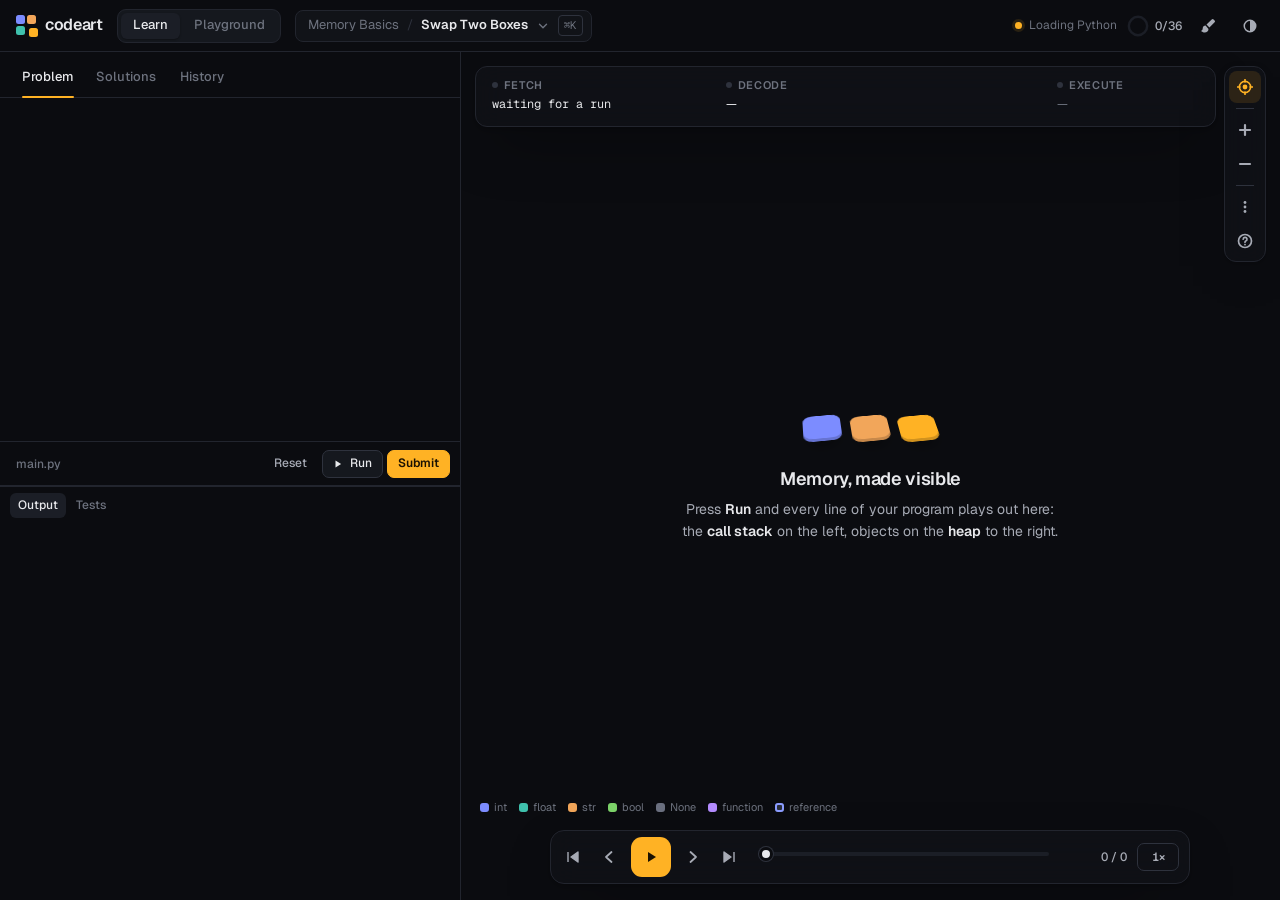
<file: app.html>
<!DOCTYPE html>
<html lang="en" data-theme="dark" data-style="minimal">
<head>
    <meta charset="UTF-8">
    <meta name="viewport" content="width=device-width, initial-scale=1.0">
    <title>codeart — Learn</title>
    <meta name="description" content="Write Python and watch it run as 3D blocks: variables, lists, dicts, loops and the call stack, step by step.">
    <link rel="icon" href="favicon.svg" type="image/svg+xml">
    <link rel="preconnect" href="https://fonts.googleapis.com">
    <link rel="preconnect" href="https://fonts.gstatic.com" crossorigin>
    <link href="https://fonts.googleapis.com/css2?family=Geist:wght@400;500;600;700&family=Geist+Mono:wght@400;500;600;700&display=swap" rel="stylesheet">
    <link rel="stylesheet" href="css/fonts.css">
    <link rel="stylesheet" href="css/base.css" data-look="minimal">
    <link rel="stylesheet" href="css/sketch/base.css" data-look="sketch">
    <link rel="stylesheet" href="css/app.css">
    <link rel="stylesheet" href="css/sketch/app.css" data-look="sketch">
    <link rel="stylesheet" href="css/panels.css">
    <script>
        (function () {
            // the look before first paint; js/look.js switches it later
            var s = null, t = null, d = document.documentElement;
            try { s = localStorage.getItem('codeart-style'); t = localStorage.getItem('codeart-theme'); } catch (e) {}
            if (s !== 'sketch') s = 'minimal';
            if (t !== 'light' && t !== 'dark') t = s === 'sketch' ? 'light' : 'dark';
            d.setAttribute('data-style', s);
            d.setAttribute('data-theme', t);
            var links = document.querySelectorAll('link[data-look]');
            for (var i = 0; i < links.length; i++) links[i].disabled = links[i].getAttribute('data-look') !== s;
        })();
    </script>
    <script type="importmap">
    {
        "imports": {
            "three": "https://cdn.jsdelivr.net/npm/three@0.160.0/build/three.module.js",
            "three/addons/": "https://cdn.jsdelivr.net/npm/three@0.160.0/examples/jsm/"
        }
    }
    </script>
</head>
<body>
    <header class="bar">
        <a class="logo" href="./" title="codeart home">
            <span class="logo-glyph" aria-hidden="true"><i></i><i></i><i></i><i></i></span>
            <b>codeart</b>
        </a>
        <nav class="seg" role="tablist" aria-label="Mode">
            <button class="seg-btn active" data-mode="levels" role="tab" aria-selected="true">Learn</button>
            <button class="seg-btn" data-mode="playground" role="tab" aria-selected="false">Playground</button>
        </nav>
        <button class="crumb" id="levelsBtn" aria-haspopup="dialog" aria-controls="drawer">
            <span class="crumb-track" id="crumbTrack">Memory Basics</span>
            <span class="crumb-sep">/</span>
            <span class="crumb-title" id="crumbTitle">Swap Two Boxes</span>
            <svg viewBox="0 0 16 16" aria-hidden="true"><path d="M4 6l4 4 4-4" fill="none" stroke="currentColor" stroke-width="1.6" stroke-linecap="round" stroke-linejoin="round"/></svg>
            <kbd>⌘K</kbd>
        </button>
        <div class="bar-right">
            <span class="py" id="pyStatus" title="Python runtime"><i></i><span>Loading Python</span></span>
            <span class="ring" id="progressRing" title="Levels solved">
                <svg viewBox="0 0 36 36" aria-hidden="true"><circle cx="18" cy="18" r="15" class="ring-bg"/><circle cx="18" cy="18" r="15" class="ring-fg" id="ringFg"/></svg>
                <span id="progressText">0/36</span>
            </span>
            <button class="pill" id="layoutBtn" title="Put the panels back where they started" hidden>Reset layout</button>
            <button class="icon-btn" id="styleBtn" aria-label="Switch design style" title="Switch design style"><svg viewBox="0 0 16 16"><path d="M13.6 1.4a1.3 1.3 0 0 0-1.9 0L6.5 6.6l2.9 2.9 5.2-5.2a1.3 1.3 0 0 0 0-1.9zM5.6 7.6c-1.7 0-2.9 1.2-2.9 2.8 0 1.2-.6 2-1.7 2.6 1 .9 2.3 1.5 3.7 1.5 2.2 0 3.8-1.6 3.8-3.6z" fill="currentColor"/></svg></button>
            <button class="icon-btn" id="themeBtn" title="Toggle theme" aria-label="Toggle theme">
                <svg viewBox="0 0 16 16"><path d="M8 1.5a6.5 6.5 0 1 0 0 13 6.5 6.5 0 0 0 0-13zm0 1.5v10a5 5 0 0 1 0-10z" fill="currentColor"/></svg>
            </button>
            <button class="btn" id="accountBtn" hidden>Sign in</button>
        </div>
    </header>

    <main class="ws">
        <section class="left" aria-label="Problem and editor">
            <div class="panel fpanel" data-panel="problem">
                <div class="tabs" role="tablist" data-drag>
                    <button class="grip" data-grip title="Drag to move. Arrow keys nudge, Shift + arrows resize." aria-label="Move the problem panel"><svg viewBox="0 0 10 16" aria-hidden="true"><g fill="currentColor"><circle cx="2.5" cy="3" r="1.4"/><circle cx="7.5" cy="3" r="1.4"/><circle cx="2.5" cy="8" r="1.4"/><circle cx="7.5" cy="8" r="1.4"/><circle cx="2.5" cy="13" r="1.4"/><circle cx="7.5" cy="13" r="1.4"/></g></svg></button>
                    <button class="tab active" data-tab="problem" role="tab">Problem</button>
                    <button class="tab" data-tab="solutions" role="tab">Solutions <span class="tab-count" id="solCount"></span></button>
                    <button class="tab" data-tab="history" role="tab">History</button>
                </div>
                <div class="tab-body" id="problemPane"></div>
                <div class="tab-body" id="solutionsPane" hidden></div>
                <div class="tab-body" id="historyPane" hidden></div>
            </div>

            <div class="editor-card fpanel" data-panel="code">
                <div class="editor-head" data-drag>
                    <button class="grip" data-grip title="Drag to move. Arrow keys nudge, Shift + arrows resize." aria-label="Move the code panel"><svg viewBox="0 0 10 16" aria-hidden="true"><g fill="currentColor"><circle cx="2.5" cy="3" r="1.4"/><circle cx="7.5" cy="3" r="1.4"/><circle cx="2.5" cy="8" r="1.4"/><circle cx="7.5" cy="8" r="1.4"/><circle cx="2.5" cy="13" r="1.4"/><circle cx="7.5" cy="13" r="1.4"/></g></svg></button>
                    <span class="file"><i></i>main.py</span>
                    <span class="spacer"></span>
                    <button class="btn ghost" id="resetBtn" title="Restore the starter code">Reset</button>
                    <button class="btn" id="runBtn" title="Run and animate (Ctrl/⌘ + Enter)">
                        <svg viewBox="0 0 16 16" width="12" height="12" aria-hidden="true"><path d="M4 2.5v11l9-5.5z" fill="currentColor"/></svg>Run
                    </button>
                    <button class="btn primary" id="checkBtn" title="Run the tests">Submit</button>
                </div>
                <div id="editor"></div>
                <div class="console" id="console">
                    <div class="console-head">
                        <button class="ctab active" data-pane="out">Output</button>
                        <button class="ctab" data-pane="tests">Tests <span id="testBadge"></span></button>
                    </div>
                    <pre class="console-pane" id="outPane"></pre>
                    <div class="console-pane" id="testPane" hidden></div>
                </div>
            </div>
        </section>

        <section class="stage" aria-label="Memory visualisation">
            <div class="viewport" id="viewport" tabindex="0" aria-label="3D memory view. Drag to pan, right-drag to rotate, scroll to zoom. Keys: W A S D pan, Q E rotate, plus and minus zoom, F follow."></div>

            <div class="empty" id="emptyState">
                <div class="empty-blocks" aria-hidden="true"><i></i><i></i><i></i></div>
                <h3>Memory, made visible</h3>
                <p>Press <b>Run</b> and every line of your program plays out here: the <b>call stack</b> on the left, objects on the <b>heap</b> to the right.</p>
            </div>

            <div class="pipeline glass" aria-live="polite">
                <div class="stage-step" id="pFetch">
                    <span class="stage-label"><i></i>Fetch</span>
                    <code class="stage-body" id="fetchText">waiting for a run</code>
                </div>
                <div class="stage-link"><span></span></div>
                <div class="stage-step" id="pDecode">
                    <span class="stage-label"><i></i>Decode</span>
                    <div class="stage-body" id="decodeText">—</div>
                </div>
                <div class="stage-link"><span></span></div>
                <div class="stage-step" id="pExec">
                    <span class="stage-label"><i></i>Execute</span>
                    <div class="stage-body" id="execText">—</div>
                </div>
            </div>

            <div class="stage-tools cam glass" role="toolbar" aria-label="Camera">
                <button class="icon-btn on" id="camFollow" title="Follow: keep the program framed (F)" aria-pressed="true">
                    <svg viewBox="0 0 16 16"><circle cx="8" cy="8" r="2.4" fill="currentColor"/><circle cx="8" cy="8" r="5.6" fill="none" stroke="currentColor" stroke-width="1.6"/><path d="M8 0.5v2.5M8 13v2.5M0.5 8H3M13 8h2.5" stroke="currentColor" stroke-width="1.6" stroke-linecap="round"/></svg>
                </button>
                <span class="cam-sep"></span>
                <button class="icon-btn" id="camZoomIn" title="Zoom in (+)" aria-label="Zoom in"><svg viewBox="0 0 16 16"><path d="M8 3v10M3 8h10" stroke="currentColor" stroke-width="2.2" stroke-linecap="round"/></svg></button>
                <button class="icon-btn" id="camZoomOut" title="Zoom out (−)" aria-label="Zoom out"><svg viewBox="0 0 16 16"><path d="M3 8h10" stroke="currentColor" stroke-width="2.2" stroke-linecap="round"/></svg></button>
                <span class="cam-sep"></span>
                <div class="cam-more" id="camMore" hidden>
                    <button class="icon-btn" id="camRotL" title="Rotate left (Q)" aria-label="Rotate left"><svg viewBox="0 0 16 16"><path d="M3.5 6.5A5 5 0 1 1 3 9.5" fill="none" stroke="currentColor" stroke-width="1.9" stroke-linecap="round"/><path d="M1.5 3.5v3.5h3.5" fill="none" stroke="currentColor" stroke-width="1.9" stroke-linecap="round" stroke-linejoin="round"/></svg></button>
                    <button class="icon-btn" id="camRotR" title="Rotate right (E)" aria-label="Rotate right"><svg viewBox="0 0 16 16"><path d="M12.5 6.5A5 5 0 1 0 13 9.5" fill="none" stroke="currentColor" stroke-width="1.9" stroke-linecap="round"/><path d="M14.5 3.5v3.5H11" fill="none" stroke="currentColor" stroke-width="1.9" stroke-linecap="round" stroke-linejoin="round"/></svg></button>
                    <span class="cam-sep"></span>
                    <button class="icon-btn cam-view on" data-view="angled" title="Angled view (V)" aria-label="Angled view"><svg viewBox="0 0 16 16"><path d="M2 10l6 3.5 6-3.5-6-3.5z" fill="none" stroke="currentColor" stroke-width="1.8" stroke-linejoin="round"/><path d="M8 2v4.5" stroke="currentColor" stroke-width="1.8" stroke-linecap="round"/></svg></button>
                    <button class="icon-btn cam-view" data-view="top" title="Top-down view (T)" aria-label="Top-down view"><svg viewBox="0 0 16 16"><rect x="2.5" y="2.5" width="11" height="11" rx="2" fill="none" stroke="currentColor" stroke-width="1.8"/><circle cx="8" cy="8" r="1.6" fill="currentColor"/></svg></button>
                    <button class="icon-btn cam-view" data-view="front" title="Front view (G)" aria-label="Front view"><svg viewBox="0 0 16 16"><rect x="2" y="5" width="12" height="7" rx="1.5" fill="none" stroke="currentColor" stroke-width="1.8"/><path d="M2 14.5h12" stroke="currentColor" stroke-width="1.8" stroke-linecap="round"/></svg></button>
                    <span class="cam-sep"></span>
                    <button class="icon-btn" id="camDrag" title="Left-drag: pan (click to switch to rotate)" aria-label="Toggle drag between pan and rotate"><svg viewBox="0 0 16 16" id="camDragIcon"><path d="M8 1.5v13M1.5 8h13M8 1.5l-2 2M8 1.5l2 2M8 14.5l-2-2M8 14.5l2-2M1.5 8l2-2M1.5 8l2 2M14.5 8l-2-2M14.5 8l-2 2" fill="none" stroke="currentColor" stroke-width="1.6" stroke-linecap="round" stroke-linejoin="round"/></svg></button>
                    <span class="cam-sep"></span>
                </div>
                <button class="icon-btn" id="camMoreBtn" title="More camera controls" aria-label="More camera controls" aria-expanded="false" aria-controls="camMore"><svg viewBox="0 0 16 16"><circle cx="8" cy="3.5" r="1.4" fill="currentColor"/><circle cx="8" cy="8" r="1.4" fill="currentColor"/><circle cx="8" cy="12.5" r="1.4" fill="currentColor"/></svg></button>
                <button class="icon-btn" id="camHelp" title="Camera controls" aria-label="Camera controls help" aria-expanded="false"><svg viewBox="0 0 16 16"><circle cx="8" cy="8" r="6.5" fill="none" stroke="currentColor" stroke-width="1.7"/><path d="M6.2 6.2a1.9 1.9 0 1 1 2.6 1.8c-.6.3-.8.6-.8 1.3" fill="none" stroke="currentColor" stroke-width="1.7" stroke-linecap="round"/><circle cx="8" cy="11.6" r=".9" fill="currentColor"/></svg></button>
                <div class="cam-help" id="camHelpCard" hidden>
                    <p class="cam-help-title">Move the camera</p>
                    <dl>
                        <dt>drag</dt><dd>pan across the table</dd>
                        <dt>right-drag</dt><dd>rotate around it</dd>
                        <dt>scroll / pinch</dt><dd>zoom towards the pointer</dd>
                        <dt>double-click</dt><dd>fly to a block</dd>
                        <dt><kbd>W A S D</kbd></dt><dd>pan</dd>
                        <dt><kbd>Q</kbd> <kbd>E</kbd></dt><dd>rotate</dd>
                        <dt><kbd>+</kbd> <kbd>−</kbd></dt><dd>zoom</dd>
                        <dt><kbd>V</kbd> <kbd>T</kbd> <kbd>G</kbd></dt><dd>angled · top · front</dd>
                        <dt><kbd>F</kbd></dt><dd>follow the program again</dd>
                    </dl>
                    <p class="cam-help-tip">Keys work after clicking the table. Moving the camera yourself pauses follow.</p>
                </div>
            </div>

            <div class="legend glass" aria-label="Legend">
                <span><i style="--c:var(--t-int)"></i>int</span>
                <span><i style="--c:var(--t-float)"></i>float</span>
                <span><i style="--c:var(--t-str)"></i>str</span>
                <span><i style="--c:var(--t-bool)"></i>bool</span>
                <span><i style="--c:var(--t-none)"></i>None</span>
                <span><i style="--c:var(--t-fn)"></i>function</span>
                <span><i class="ref"></i>reference</span>
            </div>

            <div class="transport glass">
                <button class="icon-btn" id="firstBtn" title="First step" aria-label="First step"><svg viewBox="0 0 16 16"><path d="M3 3v10M13 3L6 8l7 5z" fill="currentColor" stroke="currentColor" stroke-width="1.4" stroke-linejoin="round"/></svg></button>
                <button class="icon-btn" id="prevBtn" title="Step back (←)" aria-label="Step back"><svg viewBox="0 0 16 16"><path d="M10.5 3L5 8l5.5 5" fill="none" stroke="currentColor" stroke-width="1.8" stroke-linecap="round" stroke-linejoin="round"/></svg></button>
                <button class="play" id="playBtn" title="Play / pause (space)" aria-label="Play"><svg viewBox="0 0 16 16" id="playIcon"><path d="M5 3v10l8-5z" fill="currentColor"/></svg></button>
                <button class="icon-btn" id="nextBtn" title="Step forward (→)" aria-label="Step forward"><svg viewBox="0 0 16 16"><path d="M5.5 3L11 8l-5.5 5" fill="none" stroke="currentColor" stroke-width="1.8" stroke-linecap="round" stroke-linejoin="round"/></svg></button>
                <button class="icon-btn" id="lastBtn" title="Last step" aria-label="Last step"><svg viewBox="0 0 16 16"><path d="M13 3v10M3 3l7 5-7 5z" fill="currentColor" stroke="currentColor" stroke-width="1.4" stroke-linejoin="round"/></svg></button>
                <div class="scrub">
                    <input type="range" id="scrubber" min="0" max="0" value="0" aria-label="Scrub through steps">
                </div>
                <span class="count" id="stepCount">0 / 0</span>
                <button class="speed" id="speedBtn" title="Playback speed">1×</button>
            </div>

            <div class="stats" id="hud"></div>
        </section>
    </main>

    <!-- level drawer -->
    <div class="scrim" id="scrim" hidden></div>
    <aside class="drawer" id="drawer" aria-label="Levels" hidden>
        <div class="drawer-head">
            <div class="search-wrap">
                <svg viewBox="0 0 16 16" aria-hidden="true"><circle cx="7" cy="7" r="4.5" fill="none" stroke="currentColor" stroke-width="1.5"/><path d="M10.5 10.5L14 14" stroke="currentColor" stroke-width="1.5" stroke-linecap="round"/></svg>
                <input id="levelSearch" type="search" placeholder="Search levels, concepts, difficulty…" autocomplete="off" aria-label="Search levels">
                <kbd>esc</kbd>
            </div>
            <div class="drawer-tools">
                <span id="levelSummary"></span>
                <button class="btn ghost" id="toggleAllTracks">Expand all</button>
            </div>
        </div>
        <div class="drawer-body" id="trackList"></div>
    </aside>

    <!-- account dialog -->
    <dialog class="dialog" id="authDialog">
        <form method="dialog" class="auth" id="authForm" novalidate>
            <div class="auth-head">
                <span class="logo-glyph" aria-hidden="true"><i></i><i></i><i></i><i></i></span>
                <h2 id="authTitle">Welcome back</h2>
                <p id="authSub">Sign in to save your solutions and progress across devices.</p>
            </div>
            <div class="auth-tabs">
                <button type="button" class="auth-tab active" data-auth="login">Sign in</button>
                <button type="button" class="auth-tab" data-auth="register">Create account</button>
            </div>
            <label class="field" id="nameField" hidden><span>Display name</span><input name="name" autocomplete="nickname" maxlength="40"></label>
            <label class="field"><span>Email</span><input name="email" type="email" autocomplete="email" required></label>
            <label class="field"><span>Password</span><input name="password" type="password" autocomplete="current-password" minlength="8" required></label>
            <p class="auth-error" id="authError" role="alert"></p>
            <div class="auth-actions">
                <button type="button" class="btn ghost" id="authCancel">Cancel</button>
                <button type="submit" class="btn primary" id="authSubmit">Sign in</button>
            </div>
        </form>
    </dialog>

    <div class="toast" id="toast" hidden></div>

    <script type="module" src="js/app.js"></script>
</body>
</html>
</file>
<file: css/fonts.css>
/* ===== codeart — webfonts =====
   The same self-hosted cuts vaibhav.co.uk ships (copied from its
   public/fonts/, built by its scripts/fetch-fonts.mjs). Self-hosting keeps
   the first paint off a second origin, which a Google Fonts <link> would
   block on. To refresh: run `npm run fonts` in vaibhav.co.uk, then copy the
   matching files into fonts/ and their @font-face rules here.

   Space Grotesk ships one variable file per subset; the 500 and 700 rules
   point at the same file on purpose. JetBrains Mono is cut to ASCII plus a
   little punctuation; anything else falls through to ui-monospace. */

@font-face {
    font-family: 'Bungee';
    font-style: normal;
    font-weight: 400;
    font-display: swap;
    src: url('../fonts/bungee-400-latin-ext.dff060f6.woff2') format('woff2');
    unicode-range: U+0100-02BA, U+02BD-02C5, U+02C7-02CC, U+02CE-02D7, U+02DD-02FF, U+0304, U+0308, U+0329, U+1D00-1DBF, U+1E00-1E9F, U+1EF2-1EFF, U+2020, U+20A0-20AB, U+20AD-20C0, U+2113, U+2C60-2C7F, U+A720-A7FF;
}

@font-face {
    font-family: 'Bungee';
    font-style: normal;
    font-weight: 400;
    font-display: swap;
    src: url('../fonts/bungee-400-latin.126eec70.woff2') format('woff2');
    unicode-range: U+0000-00FF, U+0131, U+0152-0153, U+02BB-02BC, U+02C6, U+02DA, U+02DC, U+0304, U+0308, U+0329, U+2000-206F, U+20AC, U+2122, U+2191, U+2193, U+2212, U+2215, U+FEFF, U+FFFD;
}

@font-face {
    font-family: 'Space Grotesk';
    font-style: normal;
    font-weight: 400;
    font-display: swap;
    src: url('../fonts/space-grotesk-400-latin-ext.952dddb4.woff2') format('woff2');
    unicode-range: U+0100-02BA, U+02BD-02C5, U+02C7-02CC, U+02CE-02D7, U+02DD-02FF, U+0304, U+0308, U+0329, U+1D00-1DBF, U+1E00-1E9F, U+1EF2-1EFF, U+2020, U+20A0-20AB, U+20AD-20C0, U+2113, U+2C60-2C7F, U+A720-A7FF;
}

@font-face {
    font-family: 'Space Grotesk';
    font-style: normal;
    font-weight: 400;
    font-display: swap;
    src: url('../fonts/space-grotesk-400-latin.06408904.woff2') format('woff2');
    unicode-range: U+0000-00FF, U+0131, U+0152-0153, U+02BB-02BC, U+02C6, U+02DA, U+02DC, U+0304, U+0308, U+0329, U+2000-206F, U+20AC, U+2122, U+2191, U+2193, U+2212, U+2215, U+FEFF, U+FFFD;
}

@font-face {
    font-family: 'Space Grotesk';
    font-style: normal;
    font-weight: 500;
    font-display: swap;
    src: url('../fonts/space-grotesk-400-latin-ext.952dddb4.woff2') format('woff2');
    unicode-range: U+0100-02BA, U+02BD-02C5, U+02C7-02CC, U+02CE-02D7, U+02DD-02FF, U+0304, U+0308, U+0329, U+1D00-1DBF, U+1E00-1E9F, U+1EF2-1EFF, U+2020, U+20A0-20AB, U+20AD-20C0, U+2113, U+2C60-2C7F, U+A720-A7FF;
}

@font-face {
    font-family: 'Space Grotesk';
    font-style: normal;
    font-weight: 500;
    font-display: swap;
    src: url('../fonts/space-grotesk-400-latin.06408904.woff2') format('woff2');
    unicode-range: U+0000-00FF, U+0131, U+0152-0153, U+02BB-02BC, U+02C6, U+02DA, U+02DC, U+0304, U+0308, U+0329, U+2000-206F, U+20AC, U+2122, U+2191, U+2193, U+2212, U+2215, U+FEFF, U+FFFD;
}

@font-face {
    font-family: 'Space Grotesk';
    font-style: normal;
    font-weight: 700;
    font-display: swap;
    src: url('../fonts/space-grotesk-400-latin-ext.952dddb4.woff2') format('woff2');
    unicode-range: U+0100-02BA, U+02BD-02C5, U+02C7-02CC, U+02CE-02D7, U+02DD-02FF, U+0304, U+0308, U+0329, U+1D00-1DBF, U+1E00-1E9F, U+1EF2-1EFF, U+2020, U+20A0-20AB, U+20AD-20C0, U+2113, U+2C60-2C7F, U+A720-A7FF;
}

@font-face {
    font-family: 'Space Grotesk';
    font-style: normal;
    font-weight: 700;
    font-display: swap;
    src: url('../fonts/space-grotesk-400-latin.06408904.woff2') format('woff2');
    unicode-range: U+0000-00FF, U+0131, U+0152-0153, U+02BB-02BC, U+02C6, U+02DA, U+02DC, U+0304, U+0308, U+0329, U+2000-206F, U+20AC, U+2122, U+2191, U+2193, U+2212, U+2215, U+FEFF, U+FFFD;
}

@font-face {
    font-family: 'JetBrains Mono';
    font-style: normal;
    font-weight: 400;
    font-display: swap;
    src: url('../fonts/jetbrains-mono-400-ascii.fc70591f.woff2') format('woff2');
    unicode-range: U+0020-007E, U+00A3, U+00B0, U+00B7, U+00D7, U+2013-2014, U+2018-2019, U+201C-201D, U+2026, U+20AC, U+2116, U+2190-2193, U+2726;
}

@font-face {
    font-family: 'JetBrains Mono';
    font-style: normal;
    font-weight: 700;
    font-display: swap;
    src: url('../fonts/jetbrains-mono-700-ascii.29e65f4a.woff2') format('woff2');
    unicode-range: U+0020-007E, U+00A3, U+00B0, U+00B7, U+00D7, U+2013-2014, U+2018-2019, U+201C-201D, U+2026, U+20AC, U+2116, U+2190-2193, U+2726;
}
</file>
<file: css/base.css>
/* ===== codeart — shared design tokens & primitives ===== */
:root {
    color-scheme: dark;
    --bg: #0b0c10;
    --surface: #111318;
    --surface-2: #15181e;
    --surface-3: #1b1e26;
    --line: #22252e;
    --line-2: #2e323d;
    --text: #e8e9ec;
    --text-2: #a7abb5;
    --muted: #6d727e;
    --accent: #ffb224;
    --accent-ink: #1b1202;
    --accent-soft: rgba(255, 178, 36, 0.12);
    --cool: #8b9cff;
    --cool-soft: rgba(139, 156, 255, 0.14);
    --ok: #52d6a4;
    --ok-soft: rgba(82, 214, 164, 0.13);
    --bad: #ff6b6b;
    --bad-soft: rgba(255, 107, 107, 0.13);
    --teal: #3fc1ad;
    --glass: rgba(17, 19, 24, 0.72);
    --shadow-lg: 0 24px 60px -20px rgba(0, 0, 0, 0.6), 0 2px 6px rgba(0, 0, 0, 0.25);
    --shadow-sm: 0 1px 2px rgba(0, 0, 0, 0.3);

    --t-int: #7c8cff;
    --t-float: #3fc1ad;
    --t-str: #f2a65a;
    --t-bool: #7dd36a;
    --t-none: #6b7080;
    --t-ref: #2b2f3a;
    --t-fn: #b48cff;

    --tk-kw: #ff8fb3;
    --tk-str: #f2c27a;
    --tk-num: #9aa8ff;
    --tk-com: #5c6170;
    --tk-def: #7fe0cf;
    --tk-bi: #c3a6ff;
    --tk-op: #8a8f9b;

    --font: 'Geist', 'Inter', system-ui, -apple-system, sans-serif;
    --mono: 'Geist Mono', 'JetBrains Mono', ui-monospace, monospace;
    --r-sm: 6px;
    --r: 10px;
    --r-lg: 16px;
}

:root[data-theme="light"] {
    color-scheme: light;
    --bg: #f3f1ec;
    --surface: #fbfaf7;
    --surface-2: #f5f3ee;
    --surface-3: #ece9e2;
    --line: #e2ded5;
    --line-2: #d3cec2;
    --text: #17181c;
    --text-2: #4c4e57;
    --muted: #8a8478;
    --accent: #e8930c;
    --accent-ink: #ffffff;
    --accent-soft: rgba(232, 147, 12, 0.12);
    --cool: #5b6cff;
    --cool-soft: rgba(91, 108, 255, 0.1);
    --ok: #1f9d6f;
    --ok-soft: rgba(31, 157, 111, 0.1);
    --bad: #d64545;
    --bad-soft: rgba(214, 69, 69, 0.1);
    --glass: rgba(251, 250, 247, 0.8);
    --shadow-lg: 0 24px 60px -24px rgba(60, 45, 20, 0.28), 0 2px 6px rgba(60, 45, 20, 0.08);
    --shadow-sm: 0 1px 2px rgba(60, 45, 20, 0.08);
    --t-ref: #3b4050;
    --tk-kw: #c2185b;
    --tk-str: #b06000;
    --tk-num: #3949ab;
    --tk-com: #a39e93;
    --tk-def: #00796b;
    --tk-bi: #6a3fc1;
    --tk-op: #8a8478;
}

* { box-sizing: border-box; }
html, body { margin: 0; }
body {
    background: var(--bg);
    color: var(--text);
    font: 14px/1.55 var(--font);
    -webkit-font-smoothing: antialiased;
    text-rendering: optimizeLegibility;
}
a { color: inherit; }
button { font: inherit; color: inherit; cursor: pointer; }
button:disabled { cursor: not-allowed; opacity: 0.5; }
code, kbd, pre { font-family: var(--mono); }
:focus-visible { outline: 2px solid var(--cool); outline-offset: 2px; }
[hidden] { display: none !important; }
::selection { background: var(--cool-soft); }

/* logo */
.logo { display: inline-flex; align-items: center; gap: 9px; text-decoration: none; font-weight: 600; letter-spacing: -0.02em; font-size: 16px; }
.logo-glyph { position: relative; width: 20px; height: 20px; }
.logo-glyph i { position: absolute; width: 9px; height: 9px; border-radius: 2.5px; }
.logo-glyph i:nth-child(1) { left: 0; top: 0; background: var(--t-int); }
.logo-glyph i:nth-child(2) { right: 0; top: 0; background: var(--t-str); }
.logo-glyph i:nth-child(3) { left: 0; bottom: 0; background: var(--t-float); }
.logo-glyph i:nth-child(4) { right: 0; bottom: 0; background: var(--accent); transform: translate(2px, 2px); box-shadow: -2px -2px 0 var(--bg); }
.logo b { font-weight: 600; }
.logo span { color: var(--muted); font-weight: 500; }

/* buttons */
.btn {
    display: inline-flex;
    align-items: center;
    justify-content: center;
    gap: 7px;
    height: 32px;
    padding: 0 13px;
    border-radius: 8px;
    border: 1px solid var(--line-2);
    background: var(--surface-2);
    font-size: 13px;
    font-weight: 500;
    text-decoration: none;
    white-space: nowrap;
    transition: background 0.15s, border-color 0.15s, transform 0.05s;
}
.btn:hover:not(:disabled) { background: var(--surface-3); border-color: var(--muted); }
.btn:active:not(:disabled) { transform: translateY(1px); }
.btn.primary { background: var(--accent); border-color: var(--accent); color: var(--accent-ink); font-weight: 600; }
.btn.primary:hover:not(:disabled) { background: var(--accent); filter: brightness(1.08); border-color: var(--accent); }
.btn.ghost { background: transparent; border-color: transparent; color: var(--text-2); }
.btn.ghost:hover:not(:disabled) { background: var(--surface-3); color: var(--text); border-color: transparent; }
.btn.lg { height: 42px; padding: 0 18px; font-size: 14px; border-radius: 10px; }
.btn kbd { font-size: 11px; opacity: 0.65; }
.icon-btn {
    width: 32px;
    height: 32px;
    display: inline-grid;
    place-items: center;
    border-radius: 8px;
    border: 1px solid transparent;
    background: transparent;
    color: var(--text-2);
}
.icon-btn:hover { background: var(--surface-3); color: var(--text); }
.icon-btn svg { width: 16px; height: 16px; }

/* chips & badges */
.chip { display: inline-flex; align-items: center; gap: 5px; height: 22px; padding: 0 8px; border-radius: 999px; font-size: 12px; color: var(--muted); background: transparent; border: 1px solid var(--line); }
.diff { font: 600 11px/1 var(--font); letter-spacing: 0.06em; text-transform: uppercase; padding: 4px 7px; border-radius: 5px; }
.diff.intro { color: var(--cool); background: var(--cool-soft); }
.diff.easy { color: var(--ok); background: var(--ok-soft); }
.diff.medium { color: var(--accent); background: var(--accent-soft); }
.diff.hard { color: var(--bad); background: var(--bad-soft); }
.tier { display: inline-flex; align-items: center; gap: 5px; font: 600 11px/1 var(--font); padding: 5px 8px; border-radius: 6px; }
.tier.optimal { color: var(--accent-ink); background: var(--accent); }
.tier.time { color: var(--accent); background: var(--accent-soft); }
.tier.space { color: var(--teal); background: rgba(63, 193, 173, 0.13); }
.tier.alt { color: var(--text-2); background: var(--surface-3); }
.tier.brute { color: var(--bad); background: var(--bad-soft); }

/* syntax highlight */
.tk-kw { color: var(--tk-kw); }
.tk-str { color: var(--tk-str); }
.tk-num { color: var(--tk-num); }
.tk-com { color: var(--tk-com); font-style: italic; }
.tk-def { color: var(--tk-def); }
.tk-bi { color: var(--tk-bi); }
.tk-op { color: var(--tk-op); }

/* toast */
.toast {
    position: fixed;
    left: 50%;
    bottom: 28px;
    transform: translateX(-50%);
    z-index: 100;
    display: flex;
    align-items: center;
    gap: 10px;
    padding: 11px 16px;
    border-radius: 12px;
    background: var(--surface-3);
    border: 1px solid var(--line-2);
    box-shadow: var(--shadow-lg);
    font-weight: 500;
    animation: toastIn 0.3s cubic-bezier(0.2, 0.9, 0.3, 1.2);
}
.toast::before { content: ''; width: 8px; height: 8px; border-radius: 50%; background: var(--cool); }
.toast.success::before { background: var(--ok); }
.toast.warn::before { background: var(--accent); }
.toast.error::before { background: var(--bad); }
@keyframes toastIn { from { opacity: 0; transform: translate(-50%, 12px) scale(0.98); } }

@media (prefers-reduced-motion: reduce) {
    *, *::before, *::after { animation-duration: 0.01ms !important; transition-duration: 0.01ms !important; }
}
</file>
<file: css/sketch/base.css>
/* ===== codeart — sketchbook style: tokens & primitives =====
   Swapped in for css/base.css when the sketchbook style is on (js/look.js).
   The same visual language as vaibhav.co.uk (src/styles/tokens.css there):
   a manga / cel-shaded sketchbook. Four colours (cream paper, ink, neon,
   highlighter), 2.5px ink strokes, hard offset shadows that are never
   blurred, mono lowercase pill buttons, comic panels with neon corner
   brackets. Fonts come from css/fonts.css. */
:root {
    color-scheme: light;
    --paper: #f3ecdd;          /* cream paper background */
    --paper-2: #ebe2cd;        /* slightly darker cream */
    --paper-3: #e2d6bc;        /* wells, tracks, inactive fills */
    --ink: #111111;            /* manga ink */
    --ink-soft: #2a2a2a;
    --neon: #ff2e63;           /* sakura / neon accent */
    --neon-soft: #ffe5ec;
    --hi: #ffd84d;             /* highlighter yellow (sparingly) */
    --hi-soft: rgba(255, 216, 77, 0.45);
    --on-colour: #111111;      /* text on neon/hi/data fills stays ink in both themes */

    --text: var(--ink);
    --text-muted: #6a6358;
    --rule: rgba(17, 17, 17, 0.16);   /* hairlines inside a panel */
    --rule-2: rgba(17, 17, 17, 0.34);
    --dots: rgba(17, 17, 17, 0.07);   /* paper texture */

    --b: 2.5px;                /* base ink stroke */
    --b-thin: 1.5px;
    --r: 14px;                 /* panel radius */
    --r-sm: 8px;
    --shadow: 6px 6px 0 0 var(--ink);
    --shadow-sm: 3px 3px 0 0 var(--ink);
    --shadow-lift: 9px 9px 0 0 var(--ink);
    --shadow-neon: 5px 5px 0 0 var(--neon);

    --font-display: 'Bungee', 'Space Grotesk', system-ui, sans-serif;
    --font-body: 'Space Grotesk', system-ui, sans-serif;
    --font-mono: 'JetBrains Mono', ui-monospace, monospace;

    /* data types: the same accents vaibhav.co.uk uses for its project cards */
    --t-int: #4f7cff;
    --t-float: #22d3ee;
    --t-str: #ffd84d;
    --t-bool: #3fae5a;
    --t-none: #cfc6b2;
    --t-ref: #d8ccb2;
    --t-fn: #c084fc;

    --ok: #2f9e55;
    --ok-soft: rgba(63, 174, 90, 0.18);
    --bad: #e0244f;
    --bad-soft: rgba(255, 46, 99, 0.14);

    /* syntax */
    --tk-kw: #d0174a;
    --tk-str: #9a6400;
    --tk-num: #2f5fd0;
    --tk-com: #9b937f;
    --tk-def: #147a6c;
    --tk-bi: #7c3aed;
    --tk-op: #6a6358;

    --z-header: 150;
    --z-overlay: 200;

    /* ---- css/base.css names, so app.css and panels.css read these tokens ---- */
    --bg: var(--paper);
    --surface: var(--paper);
    --surface-2: var(--paper-2);
    --surface-3: var(--paper-3);
    --line: var(--rule);
    --line-2: var(--rule-2);
    --text-2: var(--ink-soft);
    --muted: var(--text-muted);
    --accent: var(--neon);
    --accent-ink: #ffffff;
    --accent-soft: var(--neon-soft);
    --cool: var(--ink);
    --cool-soft: var(--hi-soft);
    --teal: #147a6c;
    --glass: var(--paper);
    --shadow-lg: var(--shadow);
    --font: var(--font-body);
    --mono: var(--font-mono);
    --r-lg: var(--r);
}

/* night: vaibhav.co.uk's [data-theme='night'] — the paper goes dark and the
   ink turns cream; neon and highlighter stay put. */
:root[data-theme="dark"] {
    color-scheme: dark;
    --paper: #131311;
    --paper-2: #0b0b0a;
    --paper-3: #22211d;
    --ink: #f3ecdd;
    --ink-soft: #d8d0bd;
    --neon-soft: rgba(255, 46, 99, 0.16);
    --text-muted: #9b937f;
    --rule: rgba(243, 236, 221, 0.16);
    --rule-2: rgba(243, 236, 221, 0.34);
    --dots: rgba(243, 236, 221, 0.06);
    --t-none: #8a8270;
    --t-ref: #3a372f;
    --ok: #57c97b;
    --bad: #ff5c80;
    --tk-kw: #ff6f93;
    --tk-str: #ffd84d;
    --tk-num: #8fb0ff;
    --tk-com: #7d7666;
    --tk-def: #5fe0c9;
    --tk-bi: #c9a3ff;
    --tk-op: #9b937f;
    --teal: #5fe0c9;
}

*, *::before, *::after { box-sizing: border-box; }
html, body { margin: 0; }
body {
    font-family: var(--font-body);
    font-size: 15px;
    line-height: 1.55;
    color: var(--text);
    background: var(--paper);
    /* paper texture: a faint dotted grid over a top-to-bottom cream fade */
    background-image:
        radial-gradient(var(--dots) 1px, transparent 1.2px),
        linear-gradient(180deg, var(--paper) 0%, var(--paper-2) 100%);
    background-size: 22px 22px, 100% 100%;
    -webkit-font-smoothing: antialiased;
    text-rendering: optimizeLegibility;
}
a { color: var(--ink); transition: color 0.2s ease; }
a:hover { color: var(--neon); }
button { font: inherit; color: inherit; cursor: pointer; }
button:disabled { cursor: not-allowed; opacity: 0.45; }
code, kbd, pre { font-family: var(--font-mono); }
::selection { background: var(--neon); color: #fff; }
:focus-visible { outline: var(--b) solid var(--neon); outline-offset: 3px; }
[hidden] { display: none !important; }
.display { font-family: var(--font-display); font-weight: 400; letter-spacing: 0.01em; line-height: 1; }

/* ---- wordmark: four inked blocks + name ---- */
.logo { display: inline-flex; align-items: center; gap: 10px; text-decoration: none; color: var(--ink); }
.logo:hover { color: var(--ink); }
.logo-glyph { position: relative; width: 22px; height: 22px; flex: none; }
.logo-glyph i { position: absolute; width: 11px; height: 11px; border: 2px solid var(--ink); border-radius: 3px; }
.logo-glyph i:nth-child(1) { left: 0; top: 0; background: var(--t-int); }
.logo-glyph i:nth-child(2) { right: 0; top: 0; background: var(--hi); }
.logo-glyph i:nth-child(3) { left: 0; bottom: 0; background: var(--paper); }
.logo-glyph i:nth-child(4) { right: 0; bottom: 0; background: var(--neon); transform: translate(2px, 2px); }
.logo b { font-family: var(--font-display); font-weight: 400; font-size: 1.1rem; letter-spacing: 0.02em; }
.logo span { color: var(--text-muted); }

/* ---- buttons: mono, lowercase, ink pills with hard shadows ----
   .btn            ghost pill: paper fill, ink stroke (vaibhav .btnGhost)
   .btn.primary    ink pill that turns neon on hover (vaibhav .btnInk)
   .btn.ghost      no chrome until hovered
   .btn.lg         the hero size, with the full 6px shadow */
.btn {
    display: inline-flex;
    align-items: center;
    justify-content: center;
    gap: 0.5rem;
    height: 34px;
    padding: 0 1rem;
    font-family: var(--font-mono);
    font-weight: 700;
    font-size: 0.78rem;
    text-transform: lowercase;
    white-space: nowrap;
    text-decoration: none;
    color: var(--ink);
    background: var(--paper);
    border: var(--b) solid var(--ink);
    border-radius: 999px;
    box-shadow: var(--shadow-sm);
    transition: transform 0.15s ease, box-shadow 0.15s ease, background 0.15s, color 0.15s;
}
.btn:hover:not(:disabled) { color: var(--paper); background: var(--ink); transform: translate(-2px, -2px); box-shadow: var(--shadow-neon); }
.btn:active:not(:disabled) { transform: translate(1px, 1px); box-shadow: 1px 1px 0 0 var(--ink); }
.btn.primary { color: var(--paper); background: var(--ink); }
.btn.primary:hover:not(:disabled) { color: #fff; background: var(--neon); box-shadow: 5px 5px 0 0 var(--ink); }
.btn.ghost { background: transparent; border-color: transparent; box-shadow: none; }
.btn.ghost:hover:not(:disabled) { color: var(--ink); background: var(--paper-2); border-color: var(--ink); box-shadow: var(--shadow-sm); transform: translate(-1px, -1px); }
.btn.lg { height: auto; padding: 0.9rem 1.5rem; font-size: 0.9rem; gap: 0.6rem; box-shadow: var(--shadow); }
.btn.lg:hover:not(:disabled) { transform: translate(-3px, -3px); box-shadow: var(--shadow-lift); }
.btn.lg:not(.primary):hover:not(:disabled) { box-shadow: 9px 9px 0 0 var(--neon); }
.btn kbd { font-size: 0.68rem; opacity: 0.65; }

.icon-btn {
    width: 34px;
    height: 34px;
    display: inline-grid;
    place-items: center;
    border-radius: 10px;
    border: var(--b) solid transparent;
    background: transparent;
    color: var(--ink);
    transition: background 0.15s, color 0.15s, transform 0.15s, box-shadow 0.15s, border-color 0.15s;
}
.icon-btn:hover:not(:disabled) { color: var(--paper); background: var(--ink); border-color: var(--ink); transform: translate(-1px, -1px); box-shadow: 2px 2px 0 0 var(--neon); }
.icon-btn.on { color: var(--on-colour); background: var(--hi); border-color: var(--ink); }
.icon-btn svg { width: 16px; height: 16px; }

/* ---- chips, tags, difficulty, tiers ---- */
.chip { display: inline-flex; align-items: center; gap: 5px; height: 26px; padding: 0 0.7rem; font-family: var(--font-mono); font-weight: 700; font-size: 0.7rem; text-transform: lowercase; color: var(--ink); background: var(--paper); border: 2px solid var(--ink); border-radius: 999px; transition: transform 0.15s ease, box-shadow 0.15s ease; }
.chip:is(a, button):hover { transform: translate(-2px, -2px); box-shadow: var(--shadow-sm); }
.chip.active { color: var(--paper); background: var(--ink); box-shadow: 3px 3px 0 0 var(--neon); }
.tag { display: inline-block; font-family: var(--font-mono); font-size: 0.62rem; font-weight: 700; text-transform: uppercase; letter-spacing: 0.12em; padding: 0.2rem 0.5rem; color: var(--paper); background: var(--ink); border-radius: 4px; white-space: nowrap; }
.tag.neon { color: #fff; background: var(--neon); }
.diff { display: inline-block; font-family: var(--font-mono); font-size: 0.62rem; font-weight: 700; line-height: 1.2; text-transform: uppercase; letter-spacing: 0.1em; padding: 0.22rem 0.5rem; border: 2px solid var(--ink); border-radius: 4px; white-space: nowrap; color: var(--on-colour); }
.diff.intro { color: var(--ink); background: var(--paper); }
.diff.easy { background: #bfe8c9; }
.diff.medium { background: var(--hi); }
.diff.hard { color: #fff; background: var(--neon); }
.tier { display: inline-flex; align-items: center; gap: 4px; font-family: var(--font-mono); font-size: 0.66rem; font-weight: 700; line-height: 1.2; text-transform: lowercase; padding: 0.25rem 0.6rem; border: 2px solid var(--ink); border-radius: 999px; white-space: nowrap; color: var(--on-colour); }
.tier.optimal { background: var(--hi); box-shadow: 2px 2px 0 0 var(--ink); }
.tier.time { background: #cfdcff; }
.tier.space { background: #c8f3ec; }
.tier.alt { color: var(--ink); background: var(--paper); }
.tier.brute { color: #fff; background: var(--neon); }

/* ---- comic panel ----
   An inked card with a hard shadow. On hover it lifts, the shadow turns
   neon and four L-shaped corner brackets appear (vaibhav.co.uk Panel). The
   brackets are drawn by ::after, so no extra markup is needed; add
   .bracketed to show them all the time, or .still to turn off the lift. */
.ink-panel {
    position: relative;
    background: var(--paper);
    border: var(--b) solid var(--ink);
    border-radius: var(--r);
    box-shadow: var(--shadow);
    transition: transform 0.25s ease, box-shadow 0.25s ease;
}
.ink-panel::after {
    --l: 18px;
    content: '';
    position: absolute;
    inset: calc(-8px - var(--b));
    pointer-events: none;
    opacity: 0;
    transition: opacity 0.25s ease;
    background:
        linear-gradient(var(--neon) 0 0) left top / var(--l) var(--b),
        linear-gradient(var(--neon) 0 0) left top / var(--b) var(--l),
        linear-gradient(var(--neon) 0 0) right top / var(--l) var(--b),
        linear-gradient(var(--neon) 0 0) right top / var(--b) var(--l),
        linear-gradient(var(--neon) 0 0) left bottom / var(--l) var(--b),
        linear-gradient(var(--neon) 0 0) left bottom / var(--b) var(--l),
        linear-gradient(var(--neon) 0 0) right bottom / var(--l) var(--b),
        linear-gradient(var(--neon) 0 0) right bottom / var(--b) var(--l);
    background-repeat: no-repeat;
}
.ink-panel:not(.still):hover { transform: translate(-4px, -4px); box-shadow: 10px 10px 0 0 var(--neon), 10px 10px 0 var(--b) var(--ink); }
.ink-panel:not(.still):hover::after, .ink-panel.bracketed::after { opacity: 1; }
.ink-panel.flat { box-shadow: var(--shadow-sm); }

/* section heading: a small neon number over a Bungee title */
.section-num { display: inline-block; font-family: var(--font-mono); font-weight: 700; font-size: 0.8rem; color: var(--neon); letter-spacing: 0.15em; text-transform: lowercase; margin-bottom: 0.4rem; }
.highlight { background: linear-gradient(transparent 58%, var(--hi) 58%, var(--hi) 92%, transparent 92%); padding: 0 0.1em; }

/* ---- syntax highlight ---- */
.tk-kw { color: var(--tk-kw); font-weight: 700; }
.tk-str { color: var(--tk-str); }
.tk-num { color: var(--tk-num); }
.tk-com { color: var(--tk-com); font-style: italic; }
.tk-def { color: var(--tk-def); font-weight: 700; }
.tk-bi { color: var(--tk-bi); }
.tk-op { color: var(--tk-op); }

/* ---- toast: a sticker pill ---- */
.toast {
    position: fixed;
    left: 50%;
    bottom: 28px;
    transform: translateX(-50%);
    z-index: var(--z-overlay);
    display: flex;
    align-items: center;
    gap: 10px;
    padding: 0.7rem 1.1rem;
    font-family: var(--font-mono);
    font-weight: 700;
    font-size: 0.8rem;
    text-transform: lowercase;
    color: var(--ink);
    background: var(--paper);
    border: var(--b) solid var(--ink);
    border-radius: 999px;
    box-shadow: var(--shadow-sm);
    animation: toastIn 0.25s cubic-bezier(0.2, 0.9, 0.3, 1.2);
}
.toast::before { content: ''; width: 9px; height: 9px; border-radius: 50%; border: 2px solid var(--ink); background: var(--paper); }
.toast.success::before { background: var(--t-bool); }
.toast.warn::before { background: var(--hi); }
.toast.error::before { background: var(--neon); }
@keyframes toastIn { from { opacity: 0; transform: translate(-50%, 12px); } }

@media (prefers-reduced-motion: reduce) {
    *, *::before, *::after { animation-duration: 0.01ms !important; animation-iteration-count: 1 !important; transition-duration: 0.01ms !important; }
}
</file>
<file: css/app.css>
/* ===== codeart — workspace =====
   Type: --font for all UI text, --mono only for code and line numbers.
   Sizes come from a short scale: 11 (labels), 12 (meta), 13 (UI),
   14 (prose), then 18 and 22 for headings. Labels share one overline
   style: 11px, semibold, uppercase, slightly tracked. */
html, body { height: 100%; overflow: hidden; }
body { display: flex; flex-direction: column; }

/* ---------- top bar ---------- */
.bar {
    flex: 0 0 52px;
    display: flex;
    align-items: center;
    gap: 14px;
    padding: 0 14px 0 16px;
    border-bottom: 1px solid var(--line);
    background: var(--bg);
    position: relative;
    z-index: 20;
}
.seg { display: flex; padding: 3px; gap: 2px; border-radius: 9px; background: var(--surface-2); border: 1px solid var(--line); }
.seg-btn { border: 0; background: transparent; height: 26px; padding: 0 12px; border-radius: 6px; color: var(--muted); font-weight: 500; font-size: 13px; }
.seg-btn:hover { color: var(--text); }
.seg-btn.active { background: var(--surface-3); color: var(--text); box-shadow: var(--shadow-sm); }
.crumb {
    display: inline-flex;
    align-items: center;
    gap: 8px;
    min-width: 0;
    height: 32px;
    padding: 0 8px 0 12px;
    border-radius: 8px;
    border: 1px solid var(--line);
    background: var(--surface);
    font-size: 13px;
}
.crumb:hover { border-color: var(--line-2); background: var(--surface-2); }
.crumb-track { color: var(--muted); white-space: nowrap; }
.crumb-sep { color: var(--line-2); }
.crumb-title { font-weight: 600; white-space: nowrap; overflow: hidden; text-overflow: ellipsis; }
.crumb svg { width: 14px; height: 14px; color: var(--muted); flex: none; }
.crumb kbd { font-size: 11px; color: var(--muted); border: 1px solid var(--line-2); border-radius: 4px; padding: 1px 5px; }
.bar-right { margin-left: auto; display: flex; align-items: center; gap: 10px; }
.py { display: inline-flex; align-items: center; gap: 7px; font-size: 12px; color: var(--muted); }
.py.ready span { display: none; }
.py i { width: 7px; height: 7px; border-radius: 50%; background: var(--accent); box-shadow: 0 0 0 3px var(--accent-soft); animation: pulse 1.4s ease-in-out infinite; }
.py.ready i { background: var(--ok); box-shadow: 0 0 0 3px var(--ok-soft); animation: none; }
.py.error i { background: var(--bad); box-shadow: 0 0 0 3px var(--bad-soft); animation: none; }
@keyframes pulse { 50% { opacity: 0.35; } }
.ring { display: inline-flex; align-items: center; gap: 6px; font: 500 12px var(--font); font-variant-numeric: tabular-nums; color: var(--text-2); }
.ring svg { width: 22px; height: 22px; transform: rotate(-90deg); }
.ring circle { fill: none; stroke-width: 4; }
.ring-bg { stroke: var(--surface-3); }
.ring-fg { stroke: var(--accent); stroke-linecap: round; stroke-dasharray: 94.25; stroke-dashoffset: 94.25; transition: stroke-dashoffset 0.6s ease; }
.avatar { width: 28px; height: 28px; border-radius: 50%; display: grid; place-items: center; background: var(--cool); color: #0b0c10; font-weight: 700; font-size: 12px; border: 0; }

/* ---------- workspace ---------- */
.ws { flex: 1; min-height: 0; display: grid; grid-template-columns: minmax(380px, 36%) 1fr; }
.left { display: flex; flex-direction: column; min-width: 0; min-height: 0; border-right: 1px solid var(--line); background: var(--bg); }
.panel { flex: 0 1 46%; min-height: 150px; display: flex; flex-direction: column; border-bottom: 1px solid var(--line); }
.tabs { display: flex; gap: 2px; padding: 8px 12px 0; border-bottom: 1px solid var(--line); }
.tab { position: relative; border: 0; background: transparent; padding: 7px 10px 10px; color: var(--muted); font-weight: 500; font-size: 13px; }
.tab:hover { color: var(--text); }
.tab.active { color: var(--text); }
.tab.active::after { content: ''; position: absolute; left: 10px; right: 10px; bottom: -1px; height: 2px; border-radius: 2px; background: var(--accent); }
.tab-count { font: 500 11px var(--font); font-variant-numeric: tabular-nums; color: var(--muted); margin-left: 2px; }
.tab-body { flex: 1; overflow: auto; padding: 18px 20px 22px; scrollbar-width: thin; }

/* problem */
.p-eyebrow { display: flex; align-items: center; gap: 6px; font: 600 11px var(--font); text-transform: uppercase; letter-spacing: 0.06em; color: var(--muted); margin-bottom: 8px; }
.p-title { margin: 0 0 10px; font-size: 22px; line-height: 1.2; letter-spacing: -0.025em; font-weight: 600; display: flex; align-items: center; gap: 10px; }
.p-title .solved { display: inline-grid; place-items: center; width: 20px; height: 20px; border-radius: 50%; background: var(--ok); color: #0b0c10; font-size: 12px; }
.p-meta { display: flex; flex-wrap: wrap; gap: 6px; margin-bottom: 16px; }
.prose { color: var(--text-2); font-size: 14px; }
.prose p { margin: 0 0 10px; }
.prose strong { color: var(--text); font-weight: 600; }
.prose code { font-size: 12px; color: var(--text); background: var(--surface-3); border: 1px solid var(--line); padding: 1px 5px; border-radius: 5px; }
.watch { margin: 16px 0; padding: 2px 0 2px 14px; border-left: 2px solid var(--accent); }
.watch-label { display: flex; align-items: center; gap: 6px; font: 600 11px var(--font); text-transform: uppercase; letter-spacing: 0.06em; color: var(--accent); margin-bottom: 4px; }
.watch .prose p { margin: 0; }
.examples { margin-top: 16px; }
.examples h4 { margin: 0 0 8px; font: 600 11px var(--font); text-transform: uppercase; letter-spacing: 0.06em; color: var(--muted); }
.example { display: grid; grid-template-columns: auto 1fr; gap: 2px 10px; padding: 9px 12px; border-radius: 8px; background: var(--surface); border: 1px solid var(--line); margin-bottom: 6px; font: 12px/1.5 var(--mono); }
.example span { color: var(--muted); }
.example code { color: var(--text); word-break: break-word; }
.level-nav { display: flex; justify-content: space-between; margin-top: 18px; }

/* solutions */
.gate { text-align: center; padding: 26px 12px; color: var(--text-2); }
.gate h4 { margin: 0 0 6px; color: var(--text); font-size: 15px; }
.gate p { margin: 0 auto 14px; max-width: 320px; font-size: 13px; }
.sol { border: 1px solid var(--line); border-radius: 12px; background: var(--surface); margin-bottom: 12px; overflow: hidden; }
.sol-head { display: flex; align-items: center; gap: 10px; padding: 12px 14px 0; }
.sol-rank { font: 600 12px var(--font); font-variant-numeric: tabular-nums; color: var(--muted); width: 18px; }
.sol-name { font-weight: 600; font-size: 14px; flex: 1; min-width: 0; }
.sol-cx { display: flex; gap: 6px; padding: 10px 14px 0 42px; flex-wrap: wrap; }
.cx { font: 500 11px var(--mono); padding: 3px 7px; border-radius: 5px; background: var(--surface-3); color: var(--text-2); }
.cx b { color: var(--text); font-weight: 600; }
.sol-idea { padding: 8px 14px 0 42px; margin: 0; color: var(--text-2); font-size: 13px; }
.sol-idea code { font-size: 12px; color: var(--text); background: var(--surface-3); padding: 0 4px; border-radius: 4px; }
.sol-foot { display: flex; align-items: center; gap: 6px; padding: 12px 14px 12px 42px; }
.sol-steps { font: 500 12px var(--font); font-variant-numeric: tabular-nums; color: var(--muted); margin-right: auto; }
.sol-steps b { color: var(--text); }
.sol-bar { height: 3px; border-radius: 3px; background: var(--surface-3); margin: 0 14px 0 42px; overflow: hidden; }
.sol-bar i { display: block; height: 100%; border-radius: 3px; background: var(--accent); width: 0; transition: width 0.6s ease; }
.sol.brute .sol-bar i { background: var(--bad); }
.sol pre { margin: 0; padding: 12px 14px 14px 42px; border-top: 1px solid var(--line); background: var(--surface-2); font-size: 12px; line-height: 1.6; overflow: auto; }
.sol details > summary { list-style: none; cursor: pointer; padding: 0 14px 12px 42px; font-size: 12px; color: var(--muted); }
.sol details > summary::-webkit-details-marker { display: none; }
.sol details > summary:hover { color: var(--text); }
.sol details[open] > summary { padding-bottom: 10px; }

.sol-note { margin: 0 0 12px; font-size: 12px; color: var(--muted); }

/* history */
.hist { display: flex; align-items: center; gap: 10px; padding: 10px 12px; border: 1px solid var(--line); border-radius: 10px; background: var(--surface); margin-bottom: 8px; }
.hist-dot { width: 8px; height: 8px; border-radius: 50%; background: var(--bad); flex: none; }
.hist.ok .hist-dot { background: var(--ok); }
.hist-main { flex: 1; min-width: 0; }
.hist-main b { font-size: 13px; }
.hist-main span { display: block; font: 12px var(--font); color: var(--muted); }
.empty-note { color: var(--muted); font-size: 13px; text-align: center; padding: 22px 8px; }

/* ---------- editor ---------- */
.editor-card { flex: 1; min-height: 0; display: flex; flex-direction: column; }
.editor-head { display: flex; align-items: center; gap: 4px; height: 44px; padding: 0 10px 0 16px; border-bottom: 1px solid var(--line); }
.file { display: inline-flex; align-items: center; gap: 7px; min-width: 0; font: 500 12px var(--font); color: var(--muted); white-space: nowrap; overflow: hidden; text-overflow: ellipsis; }
.file i { flex: none; }
:root[data-style="minimal"] .file i:not([style]) { display: none; }
.file i { width: 8px; height: 8px; border-radius: 2px; background: var(--t-int); }
:root[data-style="minimal"] .editor-head .btn { height: 28px; padding: 0 10px; font-size: 12px; border-radius: 7px; }
:root[data-style="minimal"] .editor-head .btn svg { width: 10px; height: 10px; }
.spacer { flex: 1; }
.code-editor { --lh: 21px; flex: 1; min-height: 120px; display: flex; font: 13px/var(--lh) var(--mono); overflow: hidden; position: relative; background: var(--bg); }
.ce-gutter { flex: 0 0 40px; padding: 12px 0; text-align: right; color: var(--muted); opacity: 0.45; user-select: none; }
.ce-gutter div { padding-right: 12px; height: var(--lh); }
.ce-gutter div.active { color: var(--accent); }
.ce-gutter:has(div.active) { opacity: 0.7; }
.ce-body { position: relative; flex: 1; overflow: hidden; }
.ce-hl, .ce-input { margin: 0; padding: 12px 14px 12px 4px; font: inherit; line-height: var(--lh); white-space: pre; tab-size: 4; }
.ce-hl { position: absolute; inset: 0; pointer-events: none; color: var(--text); min-width: 100%; }
.ce-input { position: absolute; inset: 0; width: 100%; height: 100%; resize: none; border: 0; outline: none; background: transparent; color: transparent; caret-color: var(--accent); overflow: auto; }
.ce-input::selection { background: var(--cool-soft); color: transparent; }
.ce-line { position: absolute; left: 0; right: 0; pointer-events: none; transition: top 0.2s cubic-bezier(0.3, 0.8, 0.3, 1); }
.ce-line-run { background: var(--accent-soft); box-shadow: inset 2px 0 0 var(--accent); }
.ce-line-err { background: var(--bad-soft); box-shadow: inset 2px 0 0 var(--bad); }

.console { flex: 0 0 120px; display: flex; flex-direction: column; border-top: 1px solid var(--line); min-height: 0; background: var(--bg); }
.console-head { display: flex; gap: 2px; padding: 6px 10px 0; }
.ctab { border: 0; background: transparent; padding: 3px 8px; border-radius: 6px; font-size: 12px; font-weight: 500; color: var(--muted); }
.ctab.active { color: var(--text); background: var(--surface-3); }
#testBadge { font: 600 11px var(--font); font-variant-numeric: tabular-nums; margin-left: 3px; }
#testBadge.ok { color: var(--ok); }
#testBadge.bad { color: var(--bad); }
.console-pane { flex: 1; margin: 0; padding: 8px 16px 12px; overflow: auto; font: 12px/1.6 var(--mono); white-space: pre-wrap; color: var(--text-2); }
#testPane { white-space: normal; }
.err { color: var(--bad); }
.t-summary { display: flex; align-items: center; gap: 8px; margin: 2px 0 8px; font: 600 13px var(--font); }
.t-summary.ok { color: var(--ok); }
.t-summary.bad { color: var(--bad); }
.t-list { list-style: none; margin: 0; padding: 0; }
.t-list li { padding: 5px 0; border-bottom: 1px dashed var(--line); }
.t-list li:last-child { border-bottom: 0; }
.t-list .m { display: inline-block; width: 16px; font-weight: 700; }
.t-list li.ok .m { color: var(--ok); }
.t-list li.bad .m { color: var(--bad); }
.t-list .detail { margin-left: 16px; color: var(--muted); }

/* ---------- stage ---------- */
.stage { position: relative; min-width: 0; min-height: 0; overflow: hidden; background: var(--bg); }
.viewport { position: absolute; inset: 0; }
.viewport canvas { display: block; width: 100% !important; height: 100% !important; outline: none; }
.glass { background: var(--glass); backdrop-filter: blur(14px) saturate(1.4); -webkit-backdrop-filter: blur(14px) saturate(1.4); border: 1px solid var(--line); box-shadow: var(--shadow-lg); }

.empty { position: absolute; inset: 0; display: grid; place-content: center; text-align: center; padding: 24px; pointer-events: none; }
.empty h3 { margin: 18px 0 6px; font-size: 18px; letter-spacing: -0.02em; font-weight: 600; }
.empty p { margin: 0 auto; max-width: 380px; color: var(--text-2); }
.empty b { color: var(--text); font-weight: 600; }
.empty-blocks { display: flex; justify-content: center; gap: 10px; perspective: 500px; }
.empty-blocks i { width: 38px; height: 38px; border-radius: 9px; background: var(--t-int); transform: rotateX(48deg) rotateZ(-8deg); box-shadow: 0 14px 18px -8px rgba(0, 0, 0, 0.5), inset 0 -4px 0 rgba(0, 0, 0, 0.18); animation: bob 2.6s ease-in-out infinite; }
.empty-blocks i:nth-child(2) { background: var(--t-str); animation-delay: 0.2s; }
.empty-blocks i:nth-child(3) { background: var(--accent); animation-delay: 0.4s; }
@keyframes bob { 50% { transform: rotateX(48deg) rotateZ(-8deg) translateY(-10px); } }

.pipeline { position: absolute; top: 14px; left: 14px; right: 64px; max-width: 920px; display: grid; grid-template-columns: minmax(0, 1fr) 18px minmax(0, 1.45fr) 18px minmax(0, 0.75fr); align-items: stretch; padding: 6px; border-radius: 14px; }
.stage-step { padding: 7px 10px 8px; border-radius: 9px; min-width: 0; transition: background 0.25s; }
.stage-step.on { background: var(--surface-3); }
.stage-label { display: flex; align-items: center; gap: 6px; font: 600 11px var(--font); text-transform: uppercase; letter-spacing: 0.06em; color: var(--muted); margin-bottom: 3px; }
.stage-label i { width: 6px; height: 6px; border-radius: 50%; background: var(--line-2); transition: background 0.2s, box-shadow 0.2s; }
#pFetch.on .stage-label i { background: var(--cool); box-shadow: 0 0 0 3px var(--cool-soft); }
#pDecode.on .stage-label i { background: var(--accent); box-shadow: 0 0 0 3px var(--accent-soft); }
#pExec.on .stage-label i { background: var(--ok); box-shadow: 0 0 0 3px var(--ok-soft); }
.stage-body { display: block; font-size: 12px; color: var(--text); overflow: hidden; }
#fetchText { white-space: nowrap; text-overflow: ellipsis; font-size: 12px; }
#fetchText .ln { color: var(--accent); margin-right: 7px; }
#decodeText > div { white-space: nowrap; overflow: hidden; text-overflow: ellipsis; line-height: 1.6; }
#execText { color: var(--text-2); }
.stage-link { position: relative; align-self: center; height: 2px; background: var(--line-2); border-radius: 2px; overflow: visible; }
.stage-link span { position: absolute; top: -2px; left: 0; width: 6px; height: 6px; border-radius: 50%; background: var(--accent); opacity: 0; }
.pipeline.tick .stage-link span { animation: travel 0.35s ease-out both; }
.pipeline.tick .stage-link + .stage-step + .stage-link span { animation-delay: 0.18s; }
@keyframes travel { 0% { left: 0; opacity: 1; } 100% { left: calc(100% - 6px); opacity: 0; } }
.op { display: inline-block; min-width: 52px; margin-right: 6px; padding: 1px 5px; border-radius: 4px; font: 600 11px/1.6 var(--mono); text-align: center; letter-spacing: 0.04em; background: var(--surface-3); color: var(--text-2); }
.op-STORE, .op-DEFINE { background: var(--cool-soft); color: var(--cool); }
.op-UPDATE, .op-WRITE, .op-LINK { background: var(--accent-soft); color: var(--accent); }
.op-APPEND, .op-INSERT, .op-NEXT { background: var(--ok-soft); color: var(--ok); }
.op-POP, .op-DELETE, .op-EXIT, .op-ERROR { background: var(--bad-soft); color: var(--bad); }
.op-SWAP, .op-TEST, .op-LOOP { background: rgba(180, 140, 255, 0.15); color: var(--t-fn); }
.op-CALL, .op-RETURN { background: var(--surface-3); color: var(--text); }
.op-PRINT { background: rgba(63, 193, 173, 0.14); color: var(--teal); }

.stage-tools { position: absolute; top: 14px; right: 14px; display: flex; flex-direction: column; align-items: center; gap: 2px; padding: 4px; border-radius: 12px; }
.stage-tools .icon-btn { border-radius: 8px; width: 32px; height: 32px; }
.icon-btn.on { background: var(--accent-soft); color: var(--accent); }
.cam-more { display: flex; flex-direction: column; align-items: center; gap: 2px; }
.cam-sep { width: 18px; height: 1px; margin: 3px 0; background: var(--line-2); }
.viewport:focus-visible { outline: 2px solid var(--cool); outline-offset: -2px; }
.cam-help { position: absolute; right: calc(100% + 10px); top: 0; width: 270px; padding: 12px 14px; border-radius: 12px; background: var(--surface); border: 1px solid var(--line-2); box-shadow: var(--shadow-lg); font-size: 12px; }
.cam-help-title { margin: 0 0 8px; font-weight: 600; }
.cam-help dl { display: grid; grid-template-columns: auto 1fr; gap: 5px 12px; margin: 0 0 8px; }
.cam-help dt { font: 600 12px var(--font); white-space: nowrap; color: var(--text); }
.cam-help dd { margin: 0; color: var(--text-2); }
.cam-help kbd { padding: 0 4px; border: 1px solid var(--line-2); border-radius: 4px; font-size: 11px; }
.cam-help-tip { margin: 0; color: var(--muted); }
.legend { position: absolute; left: 14px; bottom: 76px; display: flex; flex-wrap: wrap; gap: 4px 12px; padding: 7px 12px; border-radius: 10px; font-size: 11px; color: var(--muted); box-shadow: none; }
:root[data-style="minimal"] .legend { background: transparent; border-color: transparent; backdrop-filter: none; -webkit-backdrop-filter: none; padding-left: 4px; }
.legend i { display: inline-block; width: 9px; height: 9px; border-radius: 3px; background: var(--c); margin-right: 5px; vertical-align: -1px; }
.legend i.ref { background: var(--t-ref); box-shadow: inset 0 0 0 2px var(--cool); }

.transport { position: absolute; left: 50%; bottom: 16px; transform: translateX(-50%); width: min(640px, calc(100% - 28px)); display: flex; align-items: center; gap: 4px; padding: 6px 10px 6px 6px; border-radius: 14px; }
.play { width: 40px; height: 40px; border-radius: 11px; border: 0; display: grid; place-items: center; background: var(--accent); color: var(--accent-ink); flex: none; margin: 0 2px; }
.play svg { width: 16px; height: 16px; }
.play:hover { filter: brightness(1.08); }
.scrub { flex: 1; padding: 0 10px; min-width: 60px; }
.scrub input { width: 100%; height: 22px; background: transparent; -webkit-appearance: none; appearance: none; margin: 0; --p: 0%; }
.scrub input::-webkit-slider-runnable-track { height: 4px; border-radius: 4px; background: linear-gradient(90deg, var(--accent) var(--p), var(--surface-3) var(--p)); }
.scrub input::-moz-range-track { height: 4px; border-radius: 4px; background: linear-gradient(90deg, var(--accent) var(--p), var(--surface-3) var(--p)); }
.scrub input::-webkit-slider-thumb { -webkit-appearance: none; width: 14px; height: 14px; margin-top: -5px; border-radius: 50%; background: var(--text); border: 3px solid var(--bg); box-shadow: 0 0 0 1px var(--line-2); }
.scrub input::-moz-range-thumb { width: 10px; height: 10px; border-radius: 50%; background: var(--text); border: 3px solid var(--bg); }
.count { font: 500 12px var(--font); font-variant-numeric: tabular-nums; color: var(--text-2); min-width: 64px; text-align: right; }
.speed { border: 1px solid var(--line-2); background: transparent; border-radius: 7px; height: 28px; min-width: 42px; font: 600 12px var(--font); font-variant-numeric: tabular-nums; color: var(--text-2); margin-left: 6px; }
.speed:hover { color: var(--text); border-color: var(--muted); }
.stats { position: absolute; right: 18px; bottom: 82px; display: flex; gap: 14px; font: 12px var(--font); font-variant-numeric: tabular-nums; color: var(--muted); }
.stats b { color: var(--text); font-weight: 600; }

/* ---------- drawer ---------- */
.scrim { position: fixed; inset: 0; background: rgba(5, 6, 9, 0.5); z-index: 40; animation: fade 0.2s ease; }
:root[data-theme="light"] .scrim { background: rgba(40, 30, 20, 0.18); }
@keyframes fade { from { opacity: 0; } }
.drawer { position: fixed; top: 60px; left: 12px; bottom: 12px; width: min(440px, calc(100vw - 24px)); z-index: 41; display: flex; flex-direction: column; border-radius: 16px; background: var(--surface); border: 1px solid var(--line-2); box-shadow: var(--shadow-lg); animation: slideIn 0.24s cubic-bezier(0.2, 0.9, 0.3, 1); }
@keyframes slideIn { from { opacity: 0; transform: translateY(-8px) scale(0.99); } }
.drawer-head { padding: 12px; border-bottom: 1px solid var(--line); }
.search-wrap { display: flex; align-items: center; gap: 9px; height: 40px; padding: 0 12px; border-radius: 10px; background: var(--surface-2); border: 1px solid var(--line); }
.search-wrap:focus-within { border-color: var(--cool); }
.search-wrap svg { width: 15px; height: 15px; color: var(--muted); flex: none; }
.search-wrap input { flex: 1; min-width: 0; border: 0; outline: none; background: transparent; color: var(--text); font: inherit; font-size: 14px; }
.search-wrap kbd { font-size: 11px; color: var(--muted); border: 1px solid var(--line-2); border-radius: 4px; padding: 1px 5px; }
.drawer-body { flex: 1; overflow: auto; padding: 8px 8px 16px; scrollbar-width: thin; }
.drawer-tools { display: flex; align-items: center; justify-content: space-between; margin-top: 8px; font: 12px var(--font); color: var(--muted); }
.drawer-tools .btn { height: 26px; padding: 0 8px; font-size: 12px; }
.track { margin: 2px 0; border-radius: 10px; }
.track.open { background: var(--surface-2); }
.track-toggle { width: 100%; display: grid; grid-template-columns: 20px minmax(0, 1fr) auto; align-items: center; gap: 10px; padding: 9px 8px; border: 0; border-radius: 10px; background: transparent; color: var(--text); text-align: left; }
.track-toggle:hover { background: var(--surface-3); }
.track-chev { width: 20px; height: 20px; display: grid; place-items: center; color: var(--muted); transition: transform 0.2s; }
.track-chev svg { width: 12px; height: 12px; }
.track.open .track-chev { transform: rotate(90deg); color: var(--text); }
.track-name { min-width: 0; }
.track-name b { display: block; font-size: 13px; font-weight: 600; }
.track-name span { display: block; font-size: 12px; color: var(--muted); white-space: nowrap; overflow: hidden; text-overflow: ellipsis; }
.track.open .track-name span { white-space: normal; }
.track-count { display: flex; align-items: center; gap: 8px; font: 500 12px var(--font); font-variant-numeric: tabular-nums; color: var(--muted); }
.track-count .bar-mini { width: 44px; height: 3px; border-radius: 3px; background: var(--surface-3); overflow: hidden; }
.track-count .bar-mini i { display: block; height: 100%; background: var(--ok); border-radius: 3px; }
.track-levels { padding: 0 4px 6px; }
.lv { width: 100%; display: grid; grid-template-columns: 26px 1fr auto; align-items: center; gap: 8px; padding: 7px 8px; border: 0; border-radius: 8px; background: transparent; text-align: left; }
.lv:hover, .lv.kb { background: var(--surface-3); }
.lv.active { background: var(--accent-soft); }
.lv-num { font: 500 11px var(--font); font-variant-numeric: tabular-nums; color: var(--muted); display: grid; place-items: center; width: 22px; height: 22px; border-radius: 6px; border: 1px solid var(--line-2); }
.lv.done .lv-num { background: var(--ok); border-color: var(--ok); color: #0b0c10; font-size: 0; }
.lv.done .lv-num::after { content: '✓'; font-size: 11px; font-weight: 700; }
.lv-title { font-size: 13px; white-space: nowrap; overflow: hidden; text-overflow: ellipsis; }

/* ---------- auth dialog ---------- */
.dialog { border: 1px solid var(--line-2); border-radius: 18px; padding: 0; background: var(--surface); color: var(--text); box-shadow: var(--shadow-lg); width: min(400px, calc(100vw - 32px)); }
.dialog::backdrop { background: rgba(5, 6, 9, 0.55); backdrop-filter: blur(3px); }
.auth { padding: 26px 24px 20px; }
.auth-head { text-align: center; margin-bottom: 18px; }
.auth-head .logo-glyph { display: inline-block; margin-bottom: 12px; }
.auth-head h2 { margin: 0 0 4px; font-size: 20px; letter-spacing: -0.02em; font-weight: 600; }
.auth-head p { margin: 0; font-size: 13px; color: var(--text-2); }
.auth-tabs { display: grid; grid-template-columns: 1fr 1fr; padding: 3px; gap: 3px; border-radius: 9px; background: var(--surface-2); border: 1px solid var(--line); margin-bottom: 16px; }
.auth-tab { border: 0; background: transparent; height: 30px; border-radius: 6px; color: var(--muted); font-size: 13px; font-weight: 500; }
.auth-tab.active { background: var(--surface-3); color: var(--text); }
.field { display: block; margin-bottom: 12px; }
.field span { display: block; font-size: 12px; font-weight: 500; color: var(--text-2); margin-bottom: 5px; }
.field input { width: 100%; height: 40px; padding: 0 12px; border-radius: 9px; border: 1px solid var(--line-2); background: var(--bg); color: var(--text); font: inherit; font-size: 14px; outline: none; transition: border-color 0.15s, box-shadow 0.15s; }
.field input:focus { border-color: var(--cool); box-shadow: 0 0 0 3px var(--cool-soft); }
.auth-error { min-height: 18px; margin: 2px 0 10px; font-size: 12px; color: var(--bad); }
.auth-actions { display: flex; justify-content: flex-end; gap: 8px; }
.auth-actions .btn { height: 38px; }
.menu { position: fixed; z-index: 50; min-width: 200px; padding: 6px; border-radius: 12px; background: var(--surface); border: 1px solid var(--line-2); box-shadow: var(--shadow-lg); }
.menu-head { padding: 8px 10px 10px; border-bottom: 1px solid var(--line); margin-bottom: 4px; }
.menu-head b { display: block; font-size: 13px; }
.menu-head span { font-size: 12px; color: var(--muted); }
.menu button { width: 100%; text-align: left; border: 0; background: transparent; padding: 8px 10px; border-radius: 7px; font-size: 13px; }
.menu button:hover { background: var(--surface-3); }

/* ---------- responsive ---------- */
@media (max-width: 1180px) {
    .pipeline { grid-template-columns: minmax(0, 1fr) 18px minmax(0, 1.5fr); }
    .pipeline > :nth-child(4), .pipeline > :nth-child(5) { display: none; }
    .legend { display: none; }
    .stats { bottom: 80px; }
}
@media (max-width: 920px) {
    html, body { overflow: auto; height: auto; }
    .ws { display: flex; flex-direction: column; }
    .left { border-right: 0; }
    .panel { flex: none; max-height: none; }
    .tab-body { max-height: 46vh; }
    .editor-card { flex: none; height: 460px; }
    .stage { height: 78vh; min-height: 520px; border-top: 1px solid var(--line); }
    .crumb-track, .crumb-sep, .crumb kbd { display: none; }
    .py span { display: none; }
    .pipeline { right: 64px; grid-template-columns: 1fr; }
    .pipeline > .stage-link, #pExec { display: none !important; }
    .stats { display: none; }
}
@media (max-width: 560px) {
    .bar { gap: 8px; padding: 0 10px; }
    .logo b { display: none; }
    .seg-btn { padding: 0 9px; }
    .ring span { display: none; }
    .transport { gap: 2px; }
    #firstBtn, #lastBtn { display: none; }
    .tab-body { padding: 16px; }
}

/* ---------- minimal: quieter stage bar and level picker ---------- */
/* the stage bar is one strip of text; the steps no longer sit in boxes */
:root[data-style="minimal"] .pipeline { padding: 4px 6px; border-radius: 12px; }
:root[data-style="minimal"] .stage-step,
:root[data-style="minimal"] .stage-step.on { background: transparent; }
:root[data-style="minimal"] .stage-link { width: 1px; height: auto; justify-self: center; background: var(--line); }
:root[data-style="minimal"] .stage-link span { display: none; }
:root[data-style="minimal"] #execText { color: var(--muted); }
/* level picker: blurbs only on the open track, difficulty as a dot */
:root[data-style="minimal"] .track:not(.open) .track-name span { display: none; }
:root[data-style="minimal"] .track-toggle { padding: 8px; }
:root[data-style="minimal"] .lv-num { border: 0; width: auto; color: var(--muted); }
:root[data-style="minimal"] .lv.done .lv-num { background: transparent; color: var(--ok); }
:root[data-style="minimal"] .lv .diff { background: transparent; padding: 0; font: 500 12px var(--font); letter-spacing: 0; text-transform: none; color: var(--muted); display: inline-flex; align-items: center; gap: 6px; }
:root[data-style="minimal"] .lv .diff::before { content: ''; width: 6px; height: 6px; border-radius: 50%; background: currentColor; }
:root[data-style="minimal"] .lv .diff.intro::before { background: var(--cool); }
:root[data-style="minimal"] .lv .diff.easy::before { background: var(--ok); }
:root[data-style="minimal"] .lv .diff.medium::before { background: var(--accent); }
:root[data-style="minimal"] .lv .diff.hard::before { background: var(--bad); }
:root[data-style="minimal"] .lv.active { background: var(--surface-3); box-shadow: inset 2px 0 0 var(--accent); }
</file>
<file: css/sketch/app.css>
/* ===== codeart — sketchbook style: workspace =====
   Loaded after css/app.css when the sketchbook style is on (see
   js/look.js). It only restyles: colours, strokes, shadows and type. Layout
   stays in app.css, so a layout change there applies to both styles. */
.bar { flex: 0 0 58px; border-bottom: var(--b) solid var(--ink); background: var(--paper); }
.seg { gap: 3px; border-radius: 999px; background: var(--paper); border: var(--b) solid var(--ink); box-shadow: var(--shadow-sm); }
.seg-btn { border-radius: 999px; color: var(--ink); font: 700 0.74rem var(--font-mono); text-transform: lowercase; }
.seg-btn:hover { background: var(--paper-2); }
.seg-btn.active { background: var(--ink); color: var(--paper); box-shadow: none; }
.crumb { border-radius: 999px; border: var(--b) solid var(--ink); background: var(--paper); transition: transform 0.15s ease, box-shadow 0.15s ease; }
.crumb:hover { transform: translate(-1px, -1px); box-shadow: var(--shadow-sm); border-color: var(--ink); background: var(--paper); }
.crumb-track { font: 700 0.72rem var(--font-mono); text-transform: lowercase; color: var(--neon); }
.crumb-title { font-weight: 700; }
.crumb kbd { font-weight: 700; color: var(--ink); border: 1.5px solid var(--ink); padding: 0 5px; background: var(--paper-2); }
.py { font: 700 0.72rem var(--font-mono); text-transform: lowercase; color: var(--text-muted); }
.py i { width: 10px; height: 10px; border: 2px solid var(--ink); background: var(--hi); box-shadow: none; }
.py.ready i { background: var(--t-bool); box-shadow: none; }
.py.error i { background: var(--neon); box-shadow: none; }
.ring-bg { stroke: var(--paper-3); }
.ring-fg { stroke: var(--neon); stroke-linecap: butt; }
.avatar { width: 30px; height: 30px; background: var(--hi); color: var(--on-colour); font: 700 12px var(--font-mono); border: var(--b) solid var(--ink); box-shadow: 2px 2px 0 0 var(--ink); }
.left { border-right: var(--b) solid var(--ink); background: var(--paper); }
.panel { border-bottom: var(--b) solid var(--ink); }
.tabs { border-bottom: var(--b-thin) solid var(--rule-2); background: var(--paper-2); }
.tab { color: var(--text-muted); font: 700 0.76rem var(--font-mono); text-transform: lowercase; }
.tab.active::after { left: 8px; right: 8px; bottom: -2px; height: 4px; background: var(--neon); }
.p-title { margin: 0 0 12px; font-family: var(--font-display); font-size: 1.45rem; line-height: 1.1; letter-spacing: 0.01em; font-weight: 400; }
.p-title .solved { width: 22px; height: 22px; border: 2px solid var(--ink); background: var(--t-bool); color: var(--on-colour); font: 700 12px var(--font-body); }
.prose code { color: var(--ink); background: var(--paper-2); border: 1.5px solid var(--rule-2); padding: 0 5px; border-radius: 4px; }
.watch { margin: 16px 0; padding: 12px 14px; border-radius: 10px; background: var(--neon-soft); border: var(--b) solid var(--ink); box-shadow: var(--shadow-sm); }
.watch-label { font: 700 11px var(--mono); letter-spacing: 0.12em; color: var(--neon); }
.example { background: var(--paper); border: 2px solid var(--ink); }
.sol { border: var(--b) solid var(--ink); background: var(--paper); margin-bottom: 14px; box-shadow: var(--shadow-sm); }
.sol-name { font-weight: 700; }
.cx { padding: 2px 7px; background: var(--paper-2); border: 1.5px solid var(--rule-2); color: var(--ink-soft); }
.sol-bar { height: 8px; border-radius: 999px; border: 1.5px solid var(--ink); background: var(--paper); }
.sol-bar i { background: var(--hi); border-radius: 0; }
.sol.brute .sol-bar i { background: var(--neon); }
.sol pre { border-top: var(--b-thin) dashed var(--rule-2); background: var(--paper-2); }
.hist { border: 2px solid var(--ink); background: var(--paper); }
.hist-dot { width: 10px; height: 10px; border: 2px solid var(--ink); background: var(--neon); }
.hist.ok .hist-dot { background: var(--t-bool); }
.editor-head { gap: 8px; height: 52px; padding: 0 12px 0 16px; border-bottom: var(--b-thin) solid var(--rule-2); background: var(--paper-2); }
.file { font: 700 12.5px var(--mono); color: var(--ink); }
.file i { width: 10px; height: 10px; border-radius: 3px; border: 2px solid var(--ink); background: var(--hi); }
.ce-gutter div.active { color: var(--neon); }
.ce-input { caret-color: var(--neon); }
.ce-line-run { background: var(--hi-soft); box-shadow: inset 4px 0 0 var(--neon); }
.ce-line-err { background: var(--bad-soft); box-shadow: inset 4px 0 0 var(--bad); }
.console { border-top: var(--b) solid var(--ink); background: var(--paper-2); }
.ctab { border: 2px solid transparent; padding: 2px 9px; border-radius: 999px; font: 700 0.7rem var(--font-mono); text-transform: lowercase; color: var(--text-muted); }
.ctab.active { color: var(--paper); background: var(--ink); border-color: var(--ink); }
.t-summary { font: 700 13px var(--font); }
.glass { background: var(--paper); border: var(--b) solid var(--ink); box-shadow: var(--shadow-sm); backdrop-filter: none; -webkit-backdrop-filter: none; }
.empty h3 { margin: 20px 0 8px; font-family: var(--font-display); font-size: 1.4rem; font-weight: 400; letter-spacing: 0.01em; }
.empty-blocks i { border: var(--b) solid var(--ink); box-shadow: 4px 4px 0 0 var(--ink); }
.empty-blocks i:nth-child(3) { background: var(--neon); }
.stage-step.on { background: var(--paper-2); }
.stage-label { font: 700 10px var(--mono); letter-spacing: 0.14em; color: var(--text-muted); }
.stage-label i { width: 9px; height: 9px; border: 1.5px solid var(--ink); background: var(--paper); }
#pFetch.on .stage-label i { background: #cfdcff; box-shadow: none; }
#pDecode.on .stage-label i { background: var(--hi); box-shadow: none; }
#pExec.on .stage-label i { background: var(--neon); box-shadow: none; }
#fetchText .ln { color: var(--neon); font-weight: 700; }
.stage-link { background: var(--ink); }
.stage-link span { top: -3px; width: 8px; height: 8px; background: var(--neon); }
@keyframes travel { 0% { left: 0; opacity: 1; } 100% { left: calc(100% - 8px); opacity: 0; } }
.op { padding: 0 5px; border: 1.5px solid var(--ink); font: 700 10px/1.6 var(--mono); background: var(--paper-3); color: var(--on-colour); }
.op-STORE, .op-DEFINE { background: #cfdcff; color: var(--on-colour); }
.op-UPDATE, .op-WRITE, .op-LINK { background: var(--hi); color: var(--on-colour); }
.op-APPEND, .op-INSERT, .op-NEXT { background: #bfe8c9; color: var(--on-colour); }
.op-POP, .op-DELETE, .op-EXIT, .op-ERROR { background: var(--neon); color: #fff; }
.op-SWAP, .op-TEST, .op-LOOP { background: var(--t-fn); color: var(--on-colour); }
.op-CALL, .op-RETURN { background: var(--paper); color: var(--ink); }
.op-PRINT { background: #c8f3ec; color: var(--on-colour); }
.stage-tools { padding: 5px; border-radius: 12px; }
.stage-tools .icon-btn { border-width: 2px; }
.cam-sep { width: 20px; height: 2px; border-radius: 2px; background: var(--ink); }
.viewport:focus-visible { outline: var(--b) solid var(--neon); }
.cam-help { border-radius: var(--r); background: var(--paper); border: var(--b) solid var(--ink); box-shadow: var(--shadow); }
.cam-help-title { font: 700 0.72rem var(--font-mono); letter-spacing: 0.12em; text-transform: uppercase; color: var(--neon); }
.cam-help dt { font-weight: 700; color: var(--ink); }
.cam-help dd { color: var(--text-muted); }
.cam-help kbd { border: 1.5px solid var(--ink); background: var(--paper-2); }
.cam-help-tip { color: var(--text-muted); }
.legend { bottom: 82px; padding: 6px 12px; font: 700 0.68rem var(--font-mono); text-transform: lowercase; color: var(--ink-soft); }
.legend i { width: 11px; height: 11px; border: 1.5px solid var(--ink); }
.legend i.ref { box-shadow: inset 0 0 0 2px var(--paper); }
.transport { bottom: 18px; border-radius: 999px; box-shadow: var(--shadow); }
.play { width: 42px; height: 42px; border-radius: 50%; border: var(--b) solid var(--ink); background: var(--neon); color: #fff; transition: transform 0.15s ease, box-shadow 0.15s ease; }
.play:hover { transform: translate(-1px, -1px); box-shadow: 3px 3px 0 0 var(--ink); filter: none; }
.scrub input::-webkit-slider-runnable-track { height: 10px; border-radius: 999px; border: 2px solid var(--ink); background: linear-gradient(90deg, var(--hi) var(--p), var(--paper) var(--p)); }
.scrub input::-moz-range-track { height: 6px; border-radius: 999px; border: 2px solid var(--ink); background: linear-gradient(90deg, var(--hi) var(--p), var(--paper) var(--p)); }
.scrub input::-webkit-slider-thumb { width: 18px; height: 18px; margin-top: -6px; background: var(--paper); border: var(--b) solid var(--ink); box-shadow: 2px 2px 0 0 var(--ink); }
.scrub input::-moz-range-thumb { width: 13px; height: 13px; background: var(--paper); border: var(--b) solid var(--ink); box-shadow: 2px 2px 0 0 var(--ink); }
.count { font: 700 12px var(--mono); color: var(--ink); }
.speed { border: 2px solid var(--ink); background: var(--hi); border-radius: 999px; min-width: 44px; font: 700 12px var(--mono); color: var(--on-colour); }
.speed:hover { box-shadow: 2px 2px 0 0 var(--ink); transform: translate(-1px, -1px); color: var(--on-colour); border-color: var(--on-colour); }
.stats { bottom: 90px; color: var(--text-muted); }
.stats b { color: var(--ink); font-weight: 700; }
.scrim { background: rgba(17, 17, 17, 0.28); }
.drawer { top: 70px; left: 14px; bottom: 18px; width: min(440px, calc(100vw - 32px)); border-radius: var(--r); background: var(--paper); border: var(--b) solid var(--ink); box-shadow: var(--shadow); }
.drawer-head { border-bottom: var(--b) solid var(--ink); }
.search-wrap { height: 42px; padding: 0 14px; border-radius: 999px; background: var(--paper); border: var(--b) solid var(--ink); }
.search-wrap:focus-within { box-shadow: 3px 3px 0 0 var(--neon); border-color: var(--ink); }
.search-wrap svg { color: var(--ink); }
.search-wrap kbd { font-weight: 700; color: var(--ink); border: 1.5px solid var(--ink); padding: 0 5px; background: var(--paper-2); }
.drawer-tools { font-weight: 700; text-transform: lowercase; color: var(--text-muted); }
.drawer-tools .btn { text-transform: lowercase; }
.track { border: 2px solid transparent; border-radius: 12px; }
.track.open { border-color: var(--ink); background: var(--paper); box-shadow: var(--shadow-sm); }
.track-toggle:hover { background: var(--paper-2); }
.track-chev { border: 2px solid var(--ink); border-radius: 6px; background: var(--paper); color: var(--ink); }
.track.open .track-chev { background: var(--ink); color: var(--paper); }
.track-name b { font: 700 0.72rem var(--font-mono); letter-spacing: 0.12em; text-transform: uppercase; color: var(--neon); }
.track-name span { color: var(--text-muted); }
.track-count { font-weight: 700; color: var(--ink); }
.track-count .bar-mini { height: 8px; border-radius: 999px; border: 1.5px solid var(--ink); background: var(--paper); }
.track-count .bar-mini i { background: var(--t-bool); border-radius: 0; }
.lv:hover, .lv.kb { background: var(--paper-2); }
.lv.active { background: var(--neon-soft); box-shadow: inset 4px 0 0 var(--neon); }
.lv-num { font: 700 11px var(--mono); color: var(--ink); width: 24px; height: 24px; border: 2px solid var(--ink); background: var(--paper); }
.lv.done .lv-num { background: var(--t-bool); color: var(--on-colour); border-color: var(--ink); }
.dialog { border: var(--b) solid var(--ink); border-radius: var(--r); background: var(--paper); box-shadow: var(--shadow); }
.dialog::backdrop { background: rgba(17, 17, 17, 0.35); backdrop-filter: none; }
.auth-head h2 { margin: 0 0 6px; font-family: var(--font-display); font-size: 1.5rem; font-weight: 400; letter-spacing: 0.01em; }
.auth-tabs { border-radius: 999px; background: var(--paper); border: var(--b) solid var(--ink); margin-bottom: 18px; }
.auth-tab { border-radius: 999px; color: var(--ink); font: 700 0.74rem var(--font-mono); text-transform: lowercase; }
.auth-tab.active { background: var(--ink); color: var(--paper); }
.field span { font: 700 0.7rem var(--font-mono); text-transform: lowercase; color: var(--ink); }
.field input { height: 42px; padding: 0 14px; border-radius: 10px; border: var(--b) solid var(--ink); background: var(--paper); }
.field input:focus { box-shadow: 3px 3px 0 0 var(--neon); border-color: var(--ink); }
.menu { background: var(--paper); border: var(--b) solid var(--ink); box-shadow: var(--shadow-sm); }
.menu-head { border-bottom: var(--b-thin) dashed var(--rule-2); }
.menu button:hover { background: var(--ink); color: var(--paper); }
@media (max-width: 920px) {
    .stage { border-top: var(--b) solid var(--ink); }
}
:root[data-theme="light"] .scrim { background: rgba(17, 17, 17, 0.28); }
/* labels stay mono in the sketchbook; app.css sets them in the body font */
.p-eyebrow, .examples h4, .tab-count, .ring, .sol-rank, .sol-steps, .hist-main span, .drawer-tools, .track-count, .lv-num, .stats, .cam-help dt, .diff, .tier, .file { font-family: var(--font-mono); }
</file>
<file: css/panels.css>
/* ===== codeart — movable workspace panels =====
   Comic-strip panels: paper fill, ink strokes, hard offset shadows and corner
   brackets. Colours come from the shared tokens when they exist and fall back
   to the current theme otherwise. Everything is scoped to .ws-float, which
   js/panels.js sets above the stacked mobile breakpoint. */
.ws {
    --pnl-paper: var(--paper, var(--surface));
    --pnl-ink: var(--ink, var(--text));
    --pnl-stroke: var(--b, 2.5px);
    --pnl-shadow: 3px 3px 0 0 var(--pnl-ink);   /* same as the shared --shadow-sm, which main still defines as a soft shadow */
    --pnl-lift: 6px 6px 0 0 var(--pnl-ink);
}

.ws.ws-float { display: block; position: relative; isolation: isolate; background: var(--bg); }
.ws-float > .stage { position: absolute; top: 0; bottom: 0; left: var(--dock-l, 0px); right: var(--dock-r, 0px); z-index: 0; }
.ws-float > .left { position: absolute; inset: 0; z-index: 1; display: block; border: 0; background: transparent; pointer-events: none; }

.ws-float .fpanel {
    position: absolute;
    display: flex;
    flex-direction: column;
    min-height: 0;
    pointer-events: auto;
    background: var(--pnl-paper);
    border: var(--pnl-stroke) solid var(--pnl-ink);
    border-radius: 3px;
    box-shadow: var(--pnl-shadow);
    transition: box-shadow 0.12s ease;
}
.ws-float .fpanel > * { min-height: 0; }
.ws-float .panel.fpanel { flex: none; border-bottom: var(--pnl-stroke) solid var(--pnl-ink); }
.ws-float .fpanel > .tab-body, .ws-float .fpanel > .code-editor { border-radius: 0 0 2px 2px; }
.ws-float .fpanel .code-editor { min-height: 60px; }
.ws-float .fpanel .console { flex-basis: 110px; }
.ws-float .fpanel.is-moving, .ws-float .fpanel.is-resizing { box-shadow: var(--pnl-lift); }

/* comic-panel corner brackets */
.ws-float .fpanel::before,
.ws-float .fpanel::after {
    content: '';
    position: absolute;
    width: 14px;
    height: 14px;
    border: 0 solid var(--pnl-ink);
    pointer-events: none;
    z-index: 2;
}
.ws-float .fpanel::before { top: -9px; left: -9px; border-top-width: var(--pnl-stroke); border-left-width: var(--pnl-stroke); }
.ws-float .fpanel::after { bottom: -9px; right: -9px; border-bottom-width: var(--pnl-stroke); border-right-width: var(--pnl-stroke); }

/* minimal style: hairline cards instead of inked comic panels */
:root[data-style="minimal"] .ws {
    --pnl-stroke: 1px;
    --pnl-ink: var(--line-2);
    --pnl-shadow: var(--shadow-sm);
    --pnl-lift: var(--shadow-lg);
}
:root[data-style="minimal"] .ws-float .fpanel { border-radius: var(--r); }
:root[data-style="minimal"] .ws-float .fpanel::before,
:root[data-style="minimal"] .ws-float .fpanel::after { display: none; }

/* drag handles */
.ws-float [data-drag] { cursor: grab; touch-action: none; }
.ws-float [data-drag] :is(button, a, input) { cursor: pointer; }
.ws-float .tabs { padding-left: 4px; align-items: flex-end; }
.ws-float .editor-head { padding-left: 4px; }
.grip { display: none; }
.ws-float .grip {
    display: inline-grid;
    place-items: center;
    flex: none;
    width: 22px;
    height: 30px;
    margin-right: 2px;
    padding: 0;
    border: 0;
    border-radius: 4px;
    background: transparent;
    color: var(--muted);
    cursor: grab;
    touch-action: none;
}
.ws-float .tabs .grip { align-self: center; margin-bottom: 2px; }
.ws-float .grip svg { width: 8px; height: 14px; }
.ws-float .grip:hover { color: var(--pnl-ink); background: var(--surface-3); }
/* minimal: the grip only shows on the panel you are pointing at; the header still drags */
:root[data-style="minimal"] .ws-float [data-drag] { position: relative; }
:root[data-style="minimal"] .ws-float .tabs { padding-left: 12px; }
:root[data-style="minimal"] .ws-float .editor-head { padding-left: 16px; }
:root[data-style="minimal"] .ws-float .grip { position: absolute; left: 1px; top: 50%; width: 14px; margin: 0; transform: translateY(-50%); z-index: 1; opacity: 0; transition: opacity 0.15s; }
:root[data-style="minimal"] .ws-float .fpanel:hover .grip,
:root[data-style="minimal"] .ws-float .grip:focus-visible { opacity: 1; }
.ws-float .grip:focus-visible { outline: var(--pnl-stroke) solid var(--pnl-ink); outline-offset: 1px; color: var(--pnl-ink); }

/* resize handles: thin strips on each edge, squares on each corner */
.rz { display: none; }
.ws-float .rz { display: block; position: absolute; z-index: 3; touch-action: none; }
.ws-float .rz-n, .ws-float .rz-s { left: 12px; right: 12px; height: 10px; cursor: ns-resize; }
.ws-float .rz-e, .ws-float .rz-w { top: 12px; bottom: 12px; width: 10px; cursor: ew-resize; }
.ws-float .rz-n { top: -6px; }
.ws-float .rz-s { bottom: -6px; }
.ws-float .rz-e { right: -6px; }
.ws-float .rz-w { left: -6px; }
.ws-float .rz-ne, .ws-float .rz-nw, .ws-float .rz-se, .ws-float .rz-sw { width: 18px; height: 18px; }
.ws-float .rz-ne { top: -8px; right: -8px; cursor: nesw-resize; }
.ws-float .rz-sw { bottom: -8px; left: -8px; cursor: nesw-resize; }
.ws-float .rz-nw { top: -8px; left: -8px; cursor: nwse-resize; }
.ws-float .rz-se { bottom: -8px; right: -8px; cursor: nwse-resize; }

body.panels-busy { user-select: none; -webkit-user-select: none; }
body.panels-busy * { cursor: inherit !important; }
body[data-panel-cursor="move"] { cursor: grabbing; }
body[data-panel-cursor="n"], body[data-panel-cursor="s"] { cursor: ns-resize; }
body[data-panel-cursor="e"], body[data-panel-cursor="w"] { cursor: ew-resize; }
body[data-panel-cursor="ne"], body[data-panel-cursor="sw"] { cursor: nesw-resize; }
body[data-panel-cursor="nw"], body[data-panel-cursor="se"] { cursor: nwse-resize; }

/* mono pill button (Reset layout) */
.pill {
    display: inline-flex;
    align-items: center;
    height: 28px;
    padding: 0 12px;
    border: var(--b, 2.5px) solid var(--ink, var(--text));
    border-radius: 999px;
    background: var(--paper, var(--surface));
    color: var(--ink, var(--text));
    font: 600 11px var(--mono);
    letter-spacing: 0.08em;
    text-transform: uppercase;
    white-space: nowrap;
    box-shadow: 2px 2px 0 var(--ink, var(--text));
    transition: transform 0.08s, box-shadow 0.08s;
}
.pill:hover { transform: translate(-1px, -1px); box-shadow: 3px 3px 0 var(--ink, var(--text)); }
.pill:active { transform: translate(2px, 2px); box-shadow: 0 0 0 var(--ink, var(--text)); }
.pill:focus-visible { outline: 2px solid var(--accent); outline-offset: 2px; }

:root[data-style="minimal"] .pill { height: 28px; border: 1px solid transparent; background: transparent; color: var(--muted); box-shadow: none; font: 500 12px var(--font); letter-spacing: 0; text-transform: none; }
:root[data-style="minimal"] .pill:hover { transform: none; background: var(--surface-3); color: var(--text); box-shadow: none; }

@media (max-width: 920px) {
    #layoutBtn { display: none; }
}
</file>
